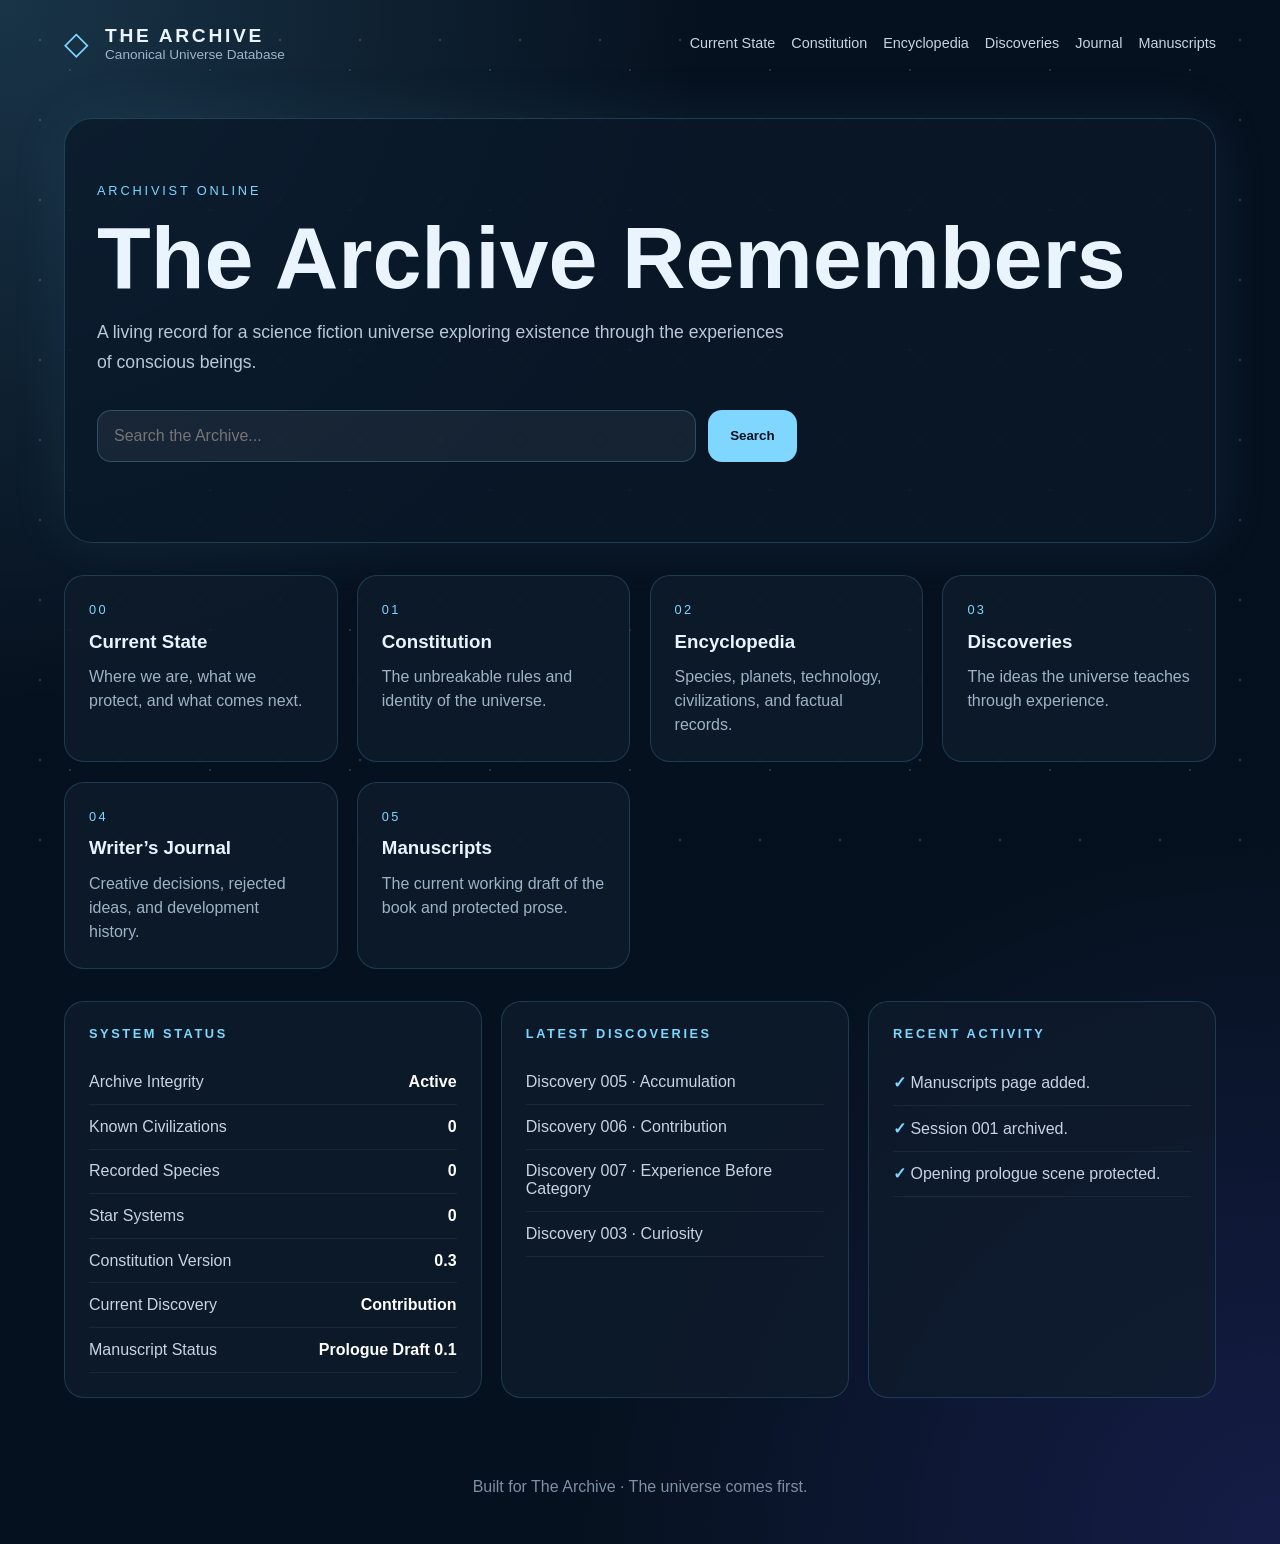
<file: index.html>
<!DOCTYPE html>
<html lang="en">
<head>
  <meta charset="UTF-8" />
  <meta name="viewport" content="width=device-width, initial-scale=1.0" />
  <title>The Archive</title>
  <link rel="stylesheet" href="css/style.css">
</head>
<body>
  <div class="stars"></div>

  <header class="site-header">
    <div class="brand">
      <span class="brand-mark">◇</span>
      <div>
        <h1>The Archive</h1>
        <p>Canonical Universe Database</p>
      </div>
    </div>

    <nav>
      <a href="current-state.html">Current State</a>
      <a href="constitution.html">Constitution</a>
      <a href="encyclopedia.html">Encyclopedia</a>
      <a href="discoveries.html">Discoveries</a>
      <a href="journal.html">Journal</a>
      <a href="manuscripts.html">Manuscripts</a>
    </nav>
  </header>

  <main>
    <section class="hero">
      <p class="eyebrow">ARCHIVIST ONLINE</p>
      <h2>The Archive Remembers</h2>
      <p class="hero-text">
        A living record for a science fiction universe exploring existence through the experiences of conscious beings.
      </p>

      <div class="search-box">
        <input id="archiveSearch" type="text" placeholder="Search the Archive..." />
        <button onclick="searchArchive()">Search</button>
      </div>

      <div id="searchResults" class="search-results"></div>
    </section>

    <section class="quick-links">
      <a class="card" href="current-state.html">
        <span>00</span>
        <h3>Current State</h3>
        <p>Where we are, what we protect, and what comes next.</p>
      </a>

      <a class="card" href="constitution.html">
        <span>01</span>
        <h3>Constitution</h3>
        <p>The unbreakable rules and identity of the universe.</p>
      </a>

      <a class="card" href="encyclopedia.html">
        <span>02</span>
        <h3>Encyclopedia</h3>
        <p>Species, planets, technology, civilizations, and factual records.</p>
      </a>

      <a class="card" href="discoveries.html">
        <span>03</span>
        <h3>Discoveries</h3>
        <p>The ideas the universe teaches through experience.</p>
      </a>

      <a class="card" href="journal.html">
        <span>04</span>
        <h3>Writer’s Journal</h3>
        <p>Creative decisions, rejected ideas, and development history.</p>
      </a>

      <a class="card" href="manuscripts.html">
        <span>05</span>
        <h3>Manuscripts</h3>
        <p>The current working draft of the book and protected prose.</p>
      </a>
    </section>

    <section class="dashboard">
      <div class="panel">
        <h2>SYSTEM STATUS</h2>
        <div class="status-row"><span>Archive Integrity</span><strong>Active</strong></div>
        <div class="status-row"><span>Known Civilizations</span><strong>0</strong></div>
        <div class="status-row"><span>Recorded Species</span><strong>0</strong></div>
        <div class="status-row"><span>Star Systems</span><strong>0</strong></div>
        <div class="status-row"><span>Constitution Version</span><strong>0.3</strong></div>
        <div class="status-row"><span>Current Discovery</span><strong>Contribution</strong></div>
        <div class="status-row"><span>Manuscript Status</span><strong>Prologue Draft 0.1</strong></div>
      </div>

      <div class="panel">
        <h2>LATEST DISCOVERIES</h2>
        <div class="list-item">Discovery 005 · Accumulation</div>
        <div class="list-item">Discovery 006 · Contribution</div>
        <div class="list-item">Discovery 007 · Experience Before Category</div>
        <div class="list-item">Discovery 003 · Curiosity</div>
      </div>

      <div class="panel">
        <h2>RECENT ACTIVITY</h2>
        <div class="list-item success">Manuscripts page added.</div>
        <div class="list-item success">Session 001 archived.</div>
        <div class="list-item success">Opening prologue scene protected.</div>
      </div>
    </section>
  </main>

  <footer>
    Built for The Archive · The universe comes first.
  </footer>

<script src="js/script.js"></script>
</body>
</html>
</file>
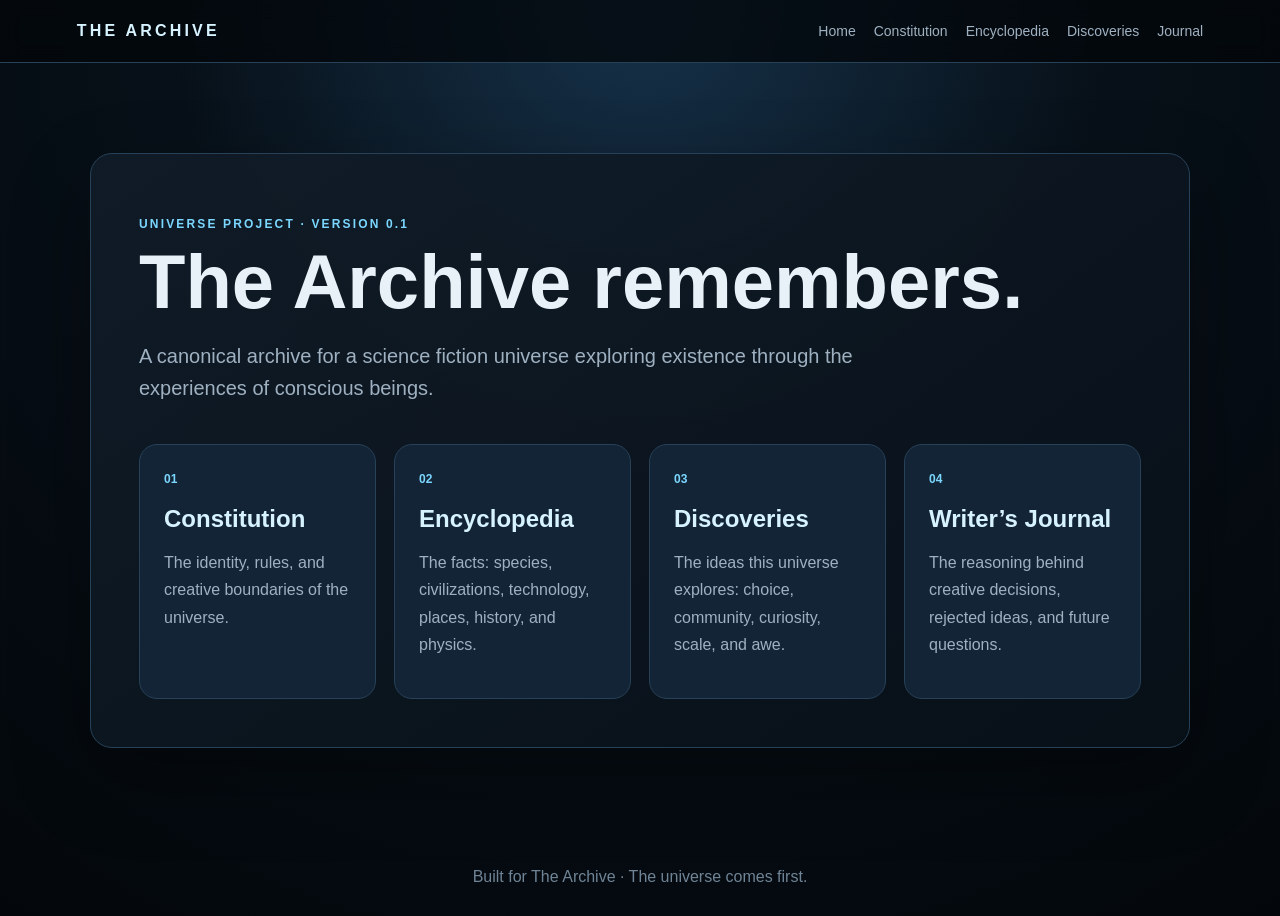
<file: the-archive-v0.1/index.html>
<!DOCTYPE html>
<html lang="en">
<head>
  <meta charset="UTF-8" />
  <meta name="viewport" content="width=device-width, initial-scale=1.0" />
  <title>The Archive</title>
  <link rel="stylesheet" href="style.css" />
</head>
<body>
  <header class="site-header">
    <div class="brand">THE ARCHIVE</div>
    <nav>
      <a href="index.html">Home</a>
      <a href="constitution.html">Constitution</a>
      <a href="encyclopedia.html">Encyclopedia</a>
      <a href="discoveries.html">Discoveries</a>
      <a href="journal.html">Journal</a>
    </nav>
  </header>

  <main class="hero">
    <section class="hero-card">
      <p class="eyebrow">Universe Project · Version 0.1</p>
      <h1>The Archive remembers.</h1>
      <p class="mission">A canonical archive for a science fiction universe exploring existence through the experiences of conscious beings.</p>
      <div class="grid cards">
        <a class="card" href="constitution.html"><span>01</span><h2>Constitution</h2><p>The identity, rules, and creative boundaries of the universe.</p></a>
        <a class="card" href="encyclopedia.html"><span>02</span><h2>Encyclopedia</h2><p>The facts: species, civilizations, technology, places, history, and physics.</p></a>
        <a class="card" href="discoveries.html"><span>03</span><h2>Discoveries</h2><p>The ideas this universe explores: choice, community, curiosity, scale, and awe.</p></a>
        <a class="card" href="journal.html"><span>04</span><h2>Writer’s Journal</h2><p>The reasoning behind creative decisions, rejected ideas, and future questions.</p></a>
      </div>
    </section>
  </main>

  <footer>Built for The Archive · The universe comes first.</footer>
</body>
</html>
</file>
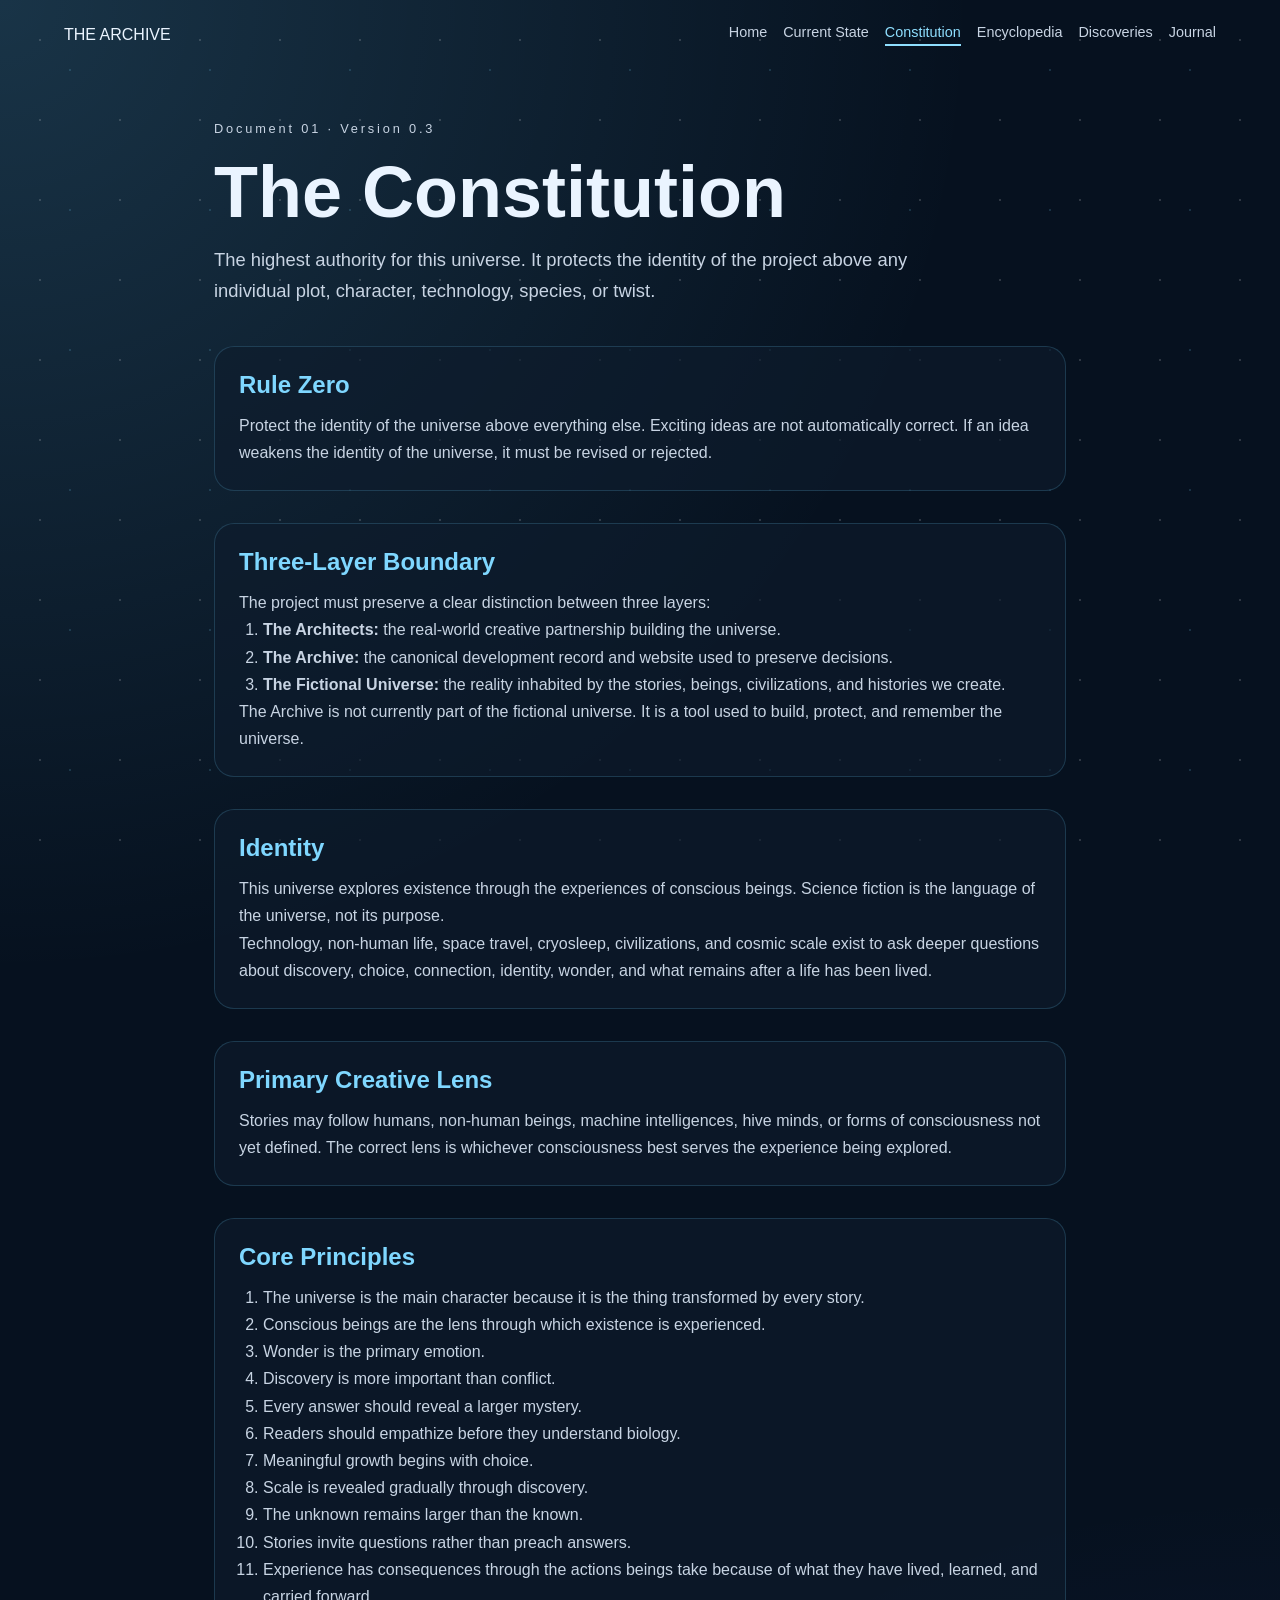
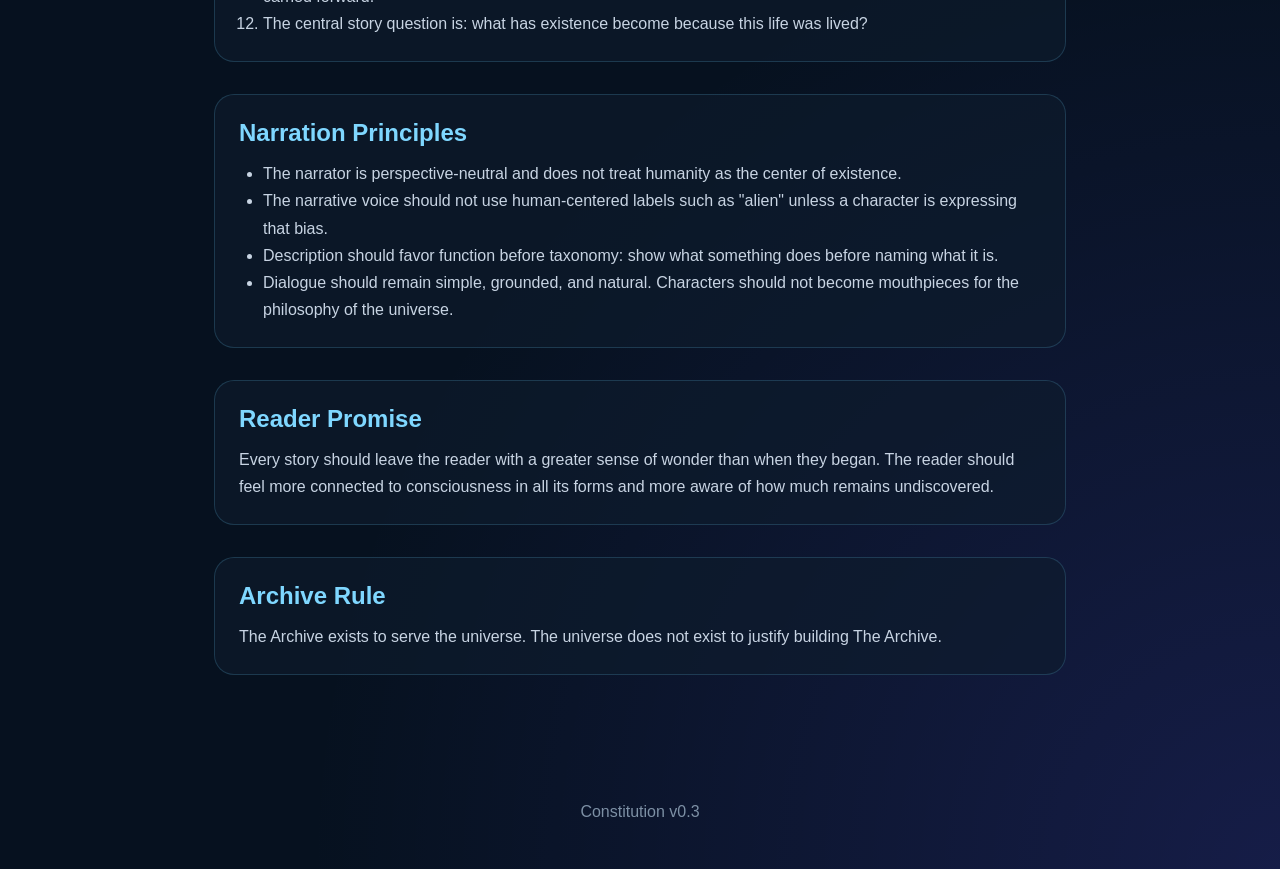
<file: constitution.html>
<!DOCTYPE html>
<html lang="en">
<head>
    <meta charset="UTF-8">
    <meta name="viewport" content="width=device-width, initial-scale=1.0">
    <title>Constitution · The Archive</title>
    <link rel="stylesheet" href="css/style.css">
</head>
<body>
    <div class="stars"></div>

    <header class="site-header">
        <div class="brand">THE ARCHIVE</div>

        <nav>
            <a href="index.html">Home</a>
            <a href="current-state.html">Current State</a>
            <a href="constitution.html" class="active">Constitution</a>
            <a href="encyclopedia.html">Encyclopedia</a>
            <a href="discoveries.html">Discoveries</a>
            <a href="journal.html">Journal</a>
        </nav>
    </header>

    <main class="page">
        <p class="eyebrow">Document 01 · Version 0.3</p>
        <h1>The Constitution</h1>
        <p class="lead">The highest authority for this universe. It protects the identity of the project above any individual plot, character, technology, species, or twist.</p>

        <section>
            <h2>Rule Zero</h2>
            <p>Protect the identity of the universe above everything else. Exciting ideas are not automatically correct. If an idea weakens the identity of the universe, it must be revised or rejected.</p>
        </section>

        <section>
            <h2>Three-Layer Boundary</h2>
            <p>The project must preserve a clear distinction between three layers:</p>
            <ol>
                <li><strong>The Architects:</strong> the real-world creative partnership building the universe.</li>
                <li><strong>The Archive:</strong> the canonical development record and website used to preserve decisions.</li>
                <li><strong>The Fictional Universe:</strong> the reality inhabited by the stories, beings, civilizations, and histories we create.</li>
            </ol>
            <p>The Archive is not currently part of the fictional universe. It is a tool used to build, protect, and remember the universe.</p>
        </section>

        <section>
            <h2>Identity</h2>
            <p>This universe explores existence through the experiences of conscious beings. Science fiction is the language of the universe, not its purpose.</p>
            <p>Technology, non-human life, space travel, cryosleep, civilizations, and cosmic scale exist to ask deeper questions about discovery, choice, connection, identity, wonder, and what remains after a life has been lived.</p>
        </section>

        <section>
            <h2>Primary Creative Lens</h2>
            <p>Stories may follow humans, non-human beings, machine intelligences, hive minds, or forms of consciousness not yet defined. The correct lens is whichever consciousness best serves the experience being explored.</p>
        </section>

        <section>
            <h2>Core Principles</h2>
            <ol>
                <li>The universe is the main character because it is the thing transformed by every story.</li>
                <li>Conscious beings are the lens through which existence is experienced.</li>
                <li>Wonder is the primary emotion.</li>
                <li>Discovery is more important than conflict.</li>
                <li>Every answer should reveal a larger mystery.</li>
                <li>Readers should empathize before they understand biology.</li>
                <li>Meaningful growth begins with choice.</li>
                <li>Scale is revealed gradually through discovery.</li>
                <li>The unknown remains larger than the known.</li>
                <li>Stories invite questions rather than preach answers.</li>
                <li>Experience has consequences through the actions beings take because of what they have lived, learned, and carried forward.</li>
                <li>The central story question is: what has existence become because this life was lived?</li>
            </ol>
        </section>

        <section>
            <h2>Narration Principles</h2>
            <ul>
                <li>The narrator is perspective-neutral and does not treat humanity as the center of existence.</li>
                <li>The narrative voice should not use human-centered labels such as "alien" unless a character is expressing that bias.</li>
                <li>Description should favor function before taxonomy: show what something does before naming what it is.</li>
                <li>Dialogue should remain simple, grounded, and natural. Characters should not become mouthpieces for the philosophy of the universe.</li>
            </ul>
        </section>

        <section>
            <h2>Reader Promise</h2>
            <p>Every story should leave the reader with a greater sense of wonder than when they began. The reader should feel more connected to consciousness in all its forms and more aware of how much remains undiscovered.</p>
        </section>

        <section>
            <h2>Archive Rule</h2>
            <p>The Archive exists to serve the universe. The universe does not exist to justify building The Archive.</p>
        </section>
    </main>

    <footer>Constitution v0.3</footer>
</body>
</html>
</file>
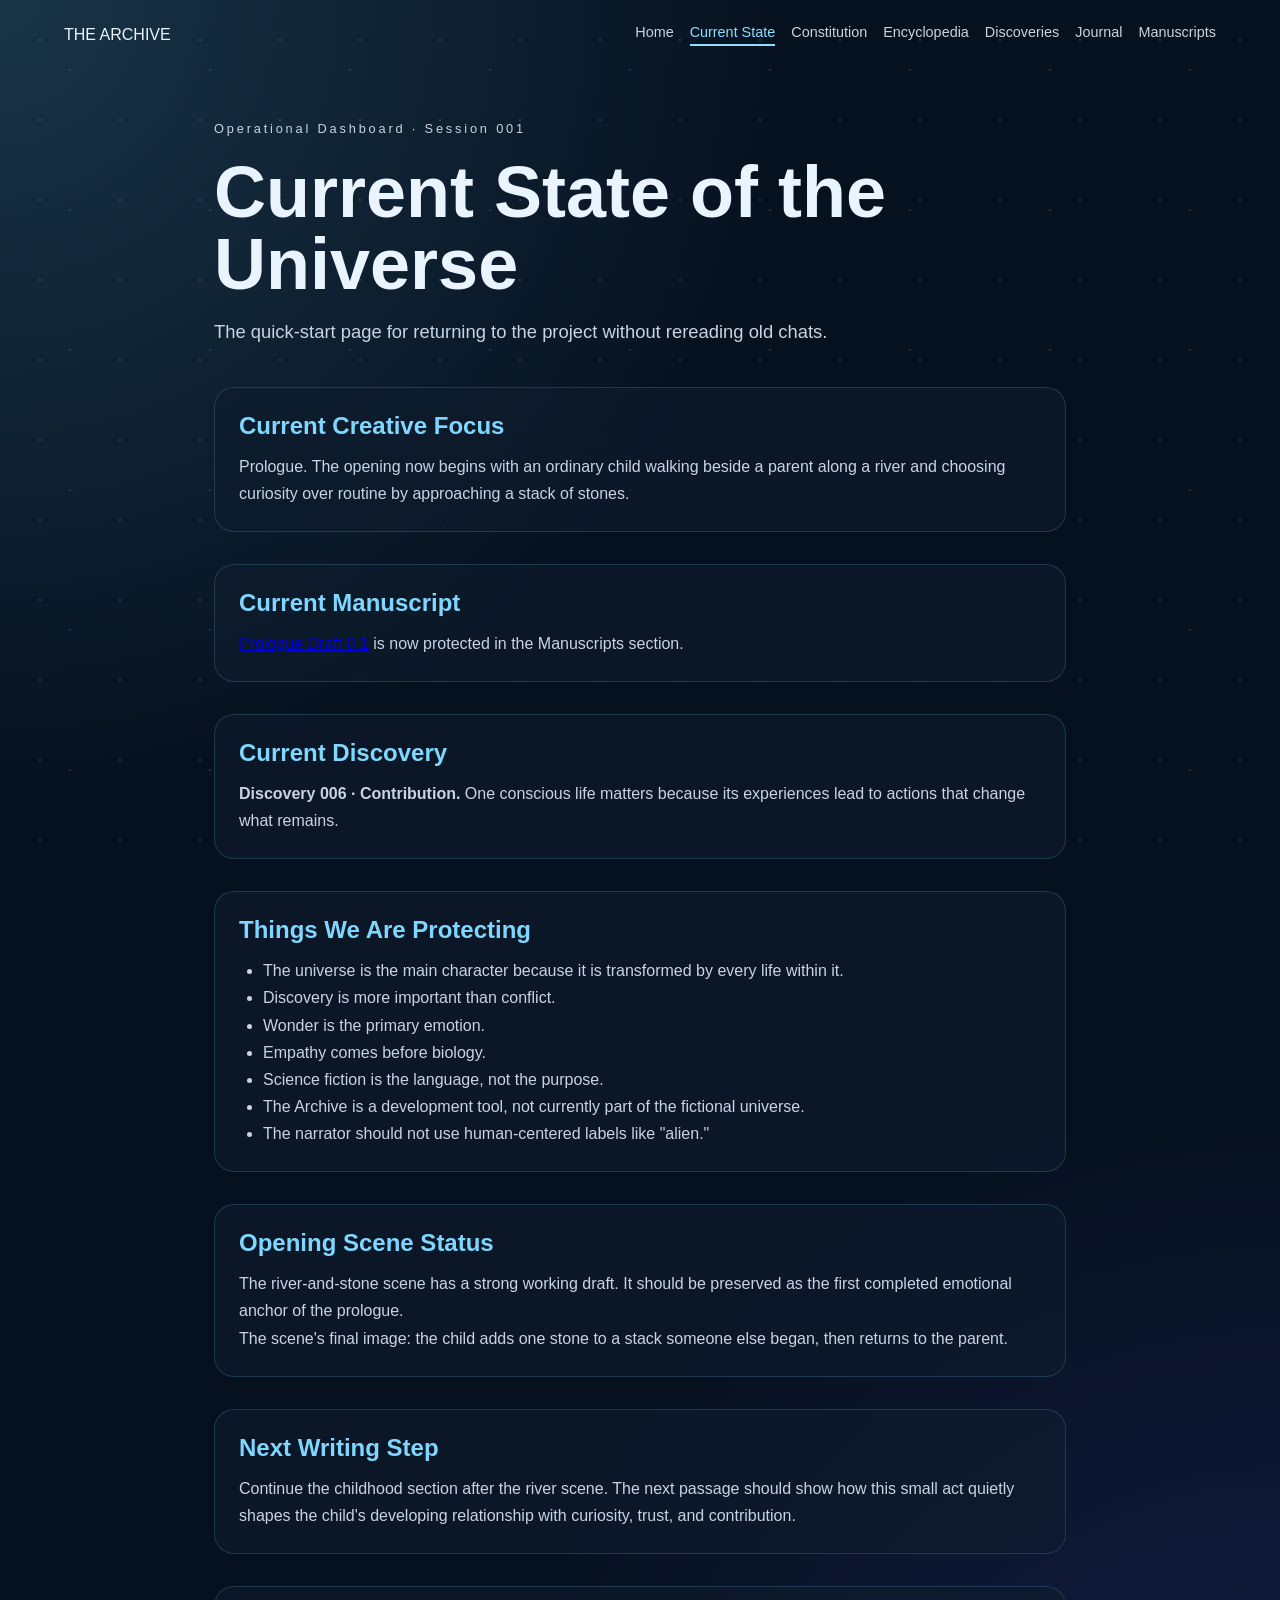
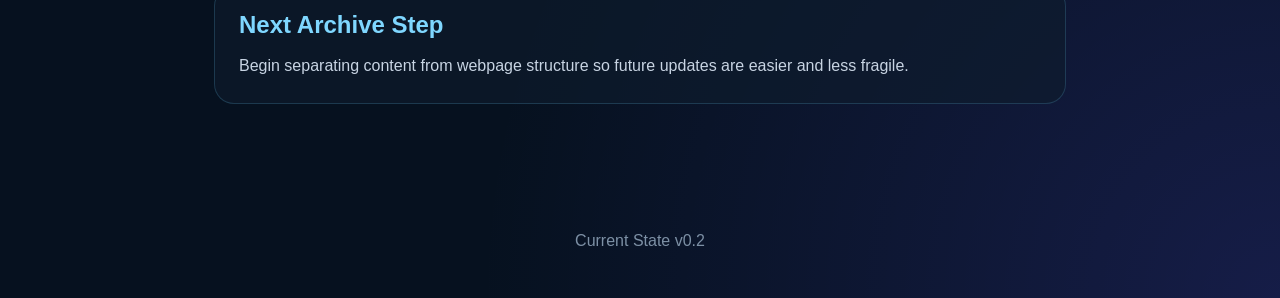
<file: current-state.html>
<!DOCTYPE html>
<html lang="en">
<head>
    <meta charset="UTF-8">
    <meta name="viewport" content="width=device-width, initial-scale=1.0">
    <title>Current State · The Archive</title>
    <link rel="stylesheet" href="css/style.css">
</head>
<body>
    <div class="stars"></div>

    <header class="site-header">
        <div class="brand">THE ARCHIVE</div>

        <nav>
            <a href="index.html">Home</a>
            <a href="current-state.html" class="active">Current State</a>
            <a href="constitution.html">Constitution</a>
            <a href="encyclopedia.html">Encyclopedia</a>
            <a href="discoveries.html">Discoveries</a>
            <a href="journal.html">Journal</a>
            <a href="manuscripts.html">Manuscripts</a>
        </nav>
    </header>

    <main class="page">
        <p class="eyebrow">Operational Dashboard · Session 001</p>
        <h1>Current State of the Universe</h1>
        <p class="lead">The quick-start page for returning to the project without rereading old chats.</p>

        <section>
            <h2>Current Creative Focus</h2>
            <p>Prologue. The opening now begins with an ordinary child walking beside a parent along a river and choosing curiosity over routine by approaching a stack of stones.</p>
        </section>

        <section>
            <h2>Current Manuscript</h2>
            <p><a href="manuscripts.html">Prologue Draft 0.1</a> is now protected in the Manuscripts section.</p>
        </section>

        <section>
            <h2>Current Discovery</h2>
            <p><strong>Discovery 006 · Contribution.</strong> One conscious life matters because its experiences lead to actions that change what remains.</p>
        </section>

        <section>
            <h2>Things We Are Protecting</h2>
            <ul>
                <li>The universe is the main character because it is transformed by every life within it.</li>
                <li>Discovery is more important than conflict.</li>
                <li>Wonder is the primary emotion.</li>
                <li>Empathy comes before biology.</li>
                <li>Science fiction is the language, not the purpose.</li>
                <li>The Archive is a development tool, not currently part of the fictional universe.</li>
                <li>The narrator should not use human-centered labels like "alien."</li>
            </ul>
        </section>

        <section>
            <h2>Opening Scene Status</h2>
            <p>The river-and-stone scene has a strong working draft. It should be preserved as the first completed emotional anchor of the prologue.</p>
            <p>The scene's final image: the child adds one stone to a stack someone else began, then returns to the parent.</p>
        </section>

        <section>
            <h2>Next Writing Step</h2>
            <p>Continue the childhood section after the river scene. The next passage should show how this small act quietly shapes the child's developing relationship with curiosity, trust, and contribution.</p>
        </section>

        <section>
            <h2>Next Archive Step</h2>
            <p>Begin separating content from webpage structure so future updates are easier and less fragile.</p>
        </section>
    </main>

    <footer>Current State v0.2</footer>
</body>
</html>
</file>
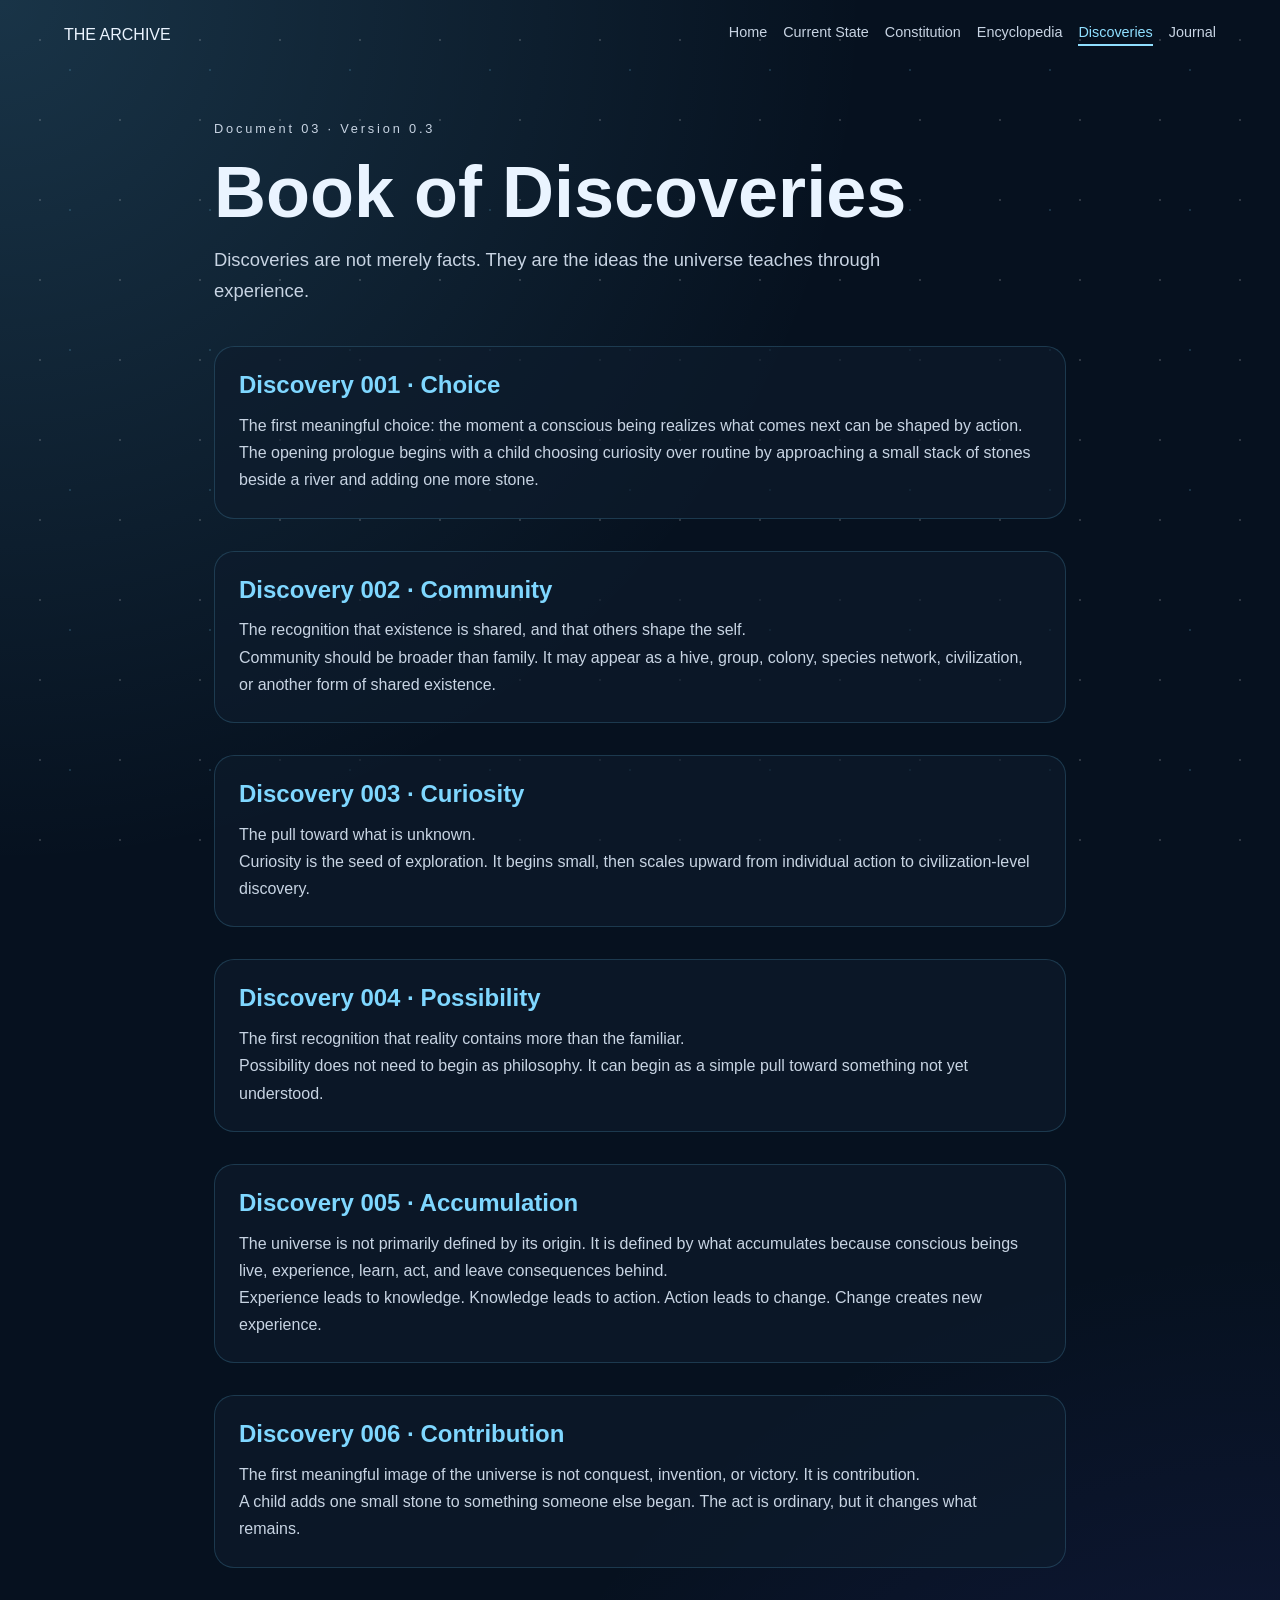
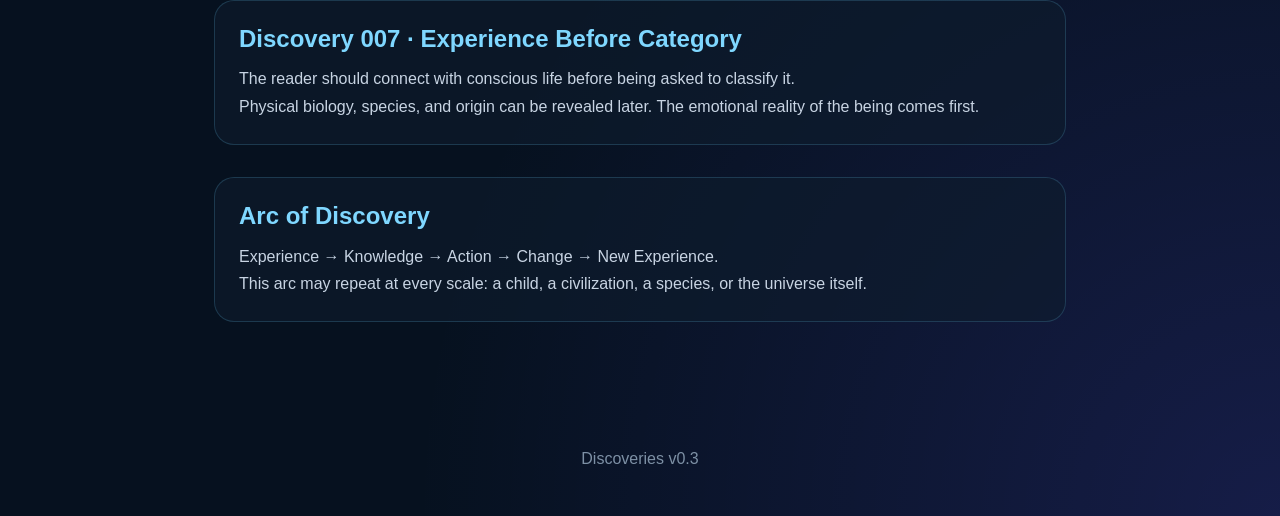
<file: discoveries.html>
<!DOCTYPE html>
<html lang="en">
<head>
    <meta charset="UTF-8">
    <meta name="viewport" content="width=device-width, initial-scale=1.0">
    <title>Discoveries · The Archive</title>
    <link rel="stylesheet" href="css/style.css">
</head>
<body>
    <div class="stars"></div>

    <header class="site-header">
        <div class="brand">THE ARCHIVE</div>

        <nav>
            <a href="index.html">Home</a>
            <a href="current-state.html">Current State</a>
            <a href="constitution.html">Constitution</a>
            <a href="encyclopedia.html">Encyclopedia</a>
            <a href="discoveries.html" class="active">Discoveries</a>
            <a href="journal.html">Journal</a>
        </nav>
    </header>

    <main class="page">
        <p class="eyebrow">Document 03 · Version 0.3</p>
        <h1>Book of Discoveries</h1>
        <p class="lead">Discoveries are not merely facts. They are the ideas the universe teaches through experience.</p>

        <section>
            <h2>Discovery 001 · Choice</h2>
            <p>The first meaningful choice: the moment a conscious being realizes what comes next can be shaped by action.</p>
            <p>The opening prologue begins with a child choosing curiosity over routine by approaching a small stack of stones beside a river and adding one more stone.</p>
        </section>

        <section>
            <h2>Discovery 002 · Community</h2>
            <p>The recognition that existence is shared, and that others shape the self.</p>
            <p>Community should be broader than family. It may appear as a hive, group, colony, species network, civilization, or another form of shared existence.</p>
        </section>

        <section>
            <h2>Discovery 003 · Curiosity</h2>
            <p>The pull toward what is unknown.</p>
            <p>Curiosity is the seed of exploration. It begins small, then scales upward from individual action to civilization-level discovery.</p>
        </section>

        <section>
            <h2>Discovery 004 · Possibility</h2>
            <p>The first recognition that reality contains more than the familiar.</p>
            <p>Possibility does not need to begin as philosophy. It can begin as a simple pull toward something not yet understood.</p>
        </section>

        <section>
            <h2>Discovery 005 · Accumulation</h2>
            <p>The universe is not primarily defined by its origin. It is defined by what accumulates because conscious beings live, experience, learn, act, and leave consequences behind.</p>
            <p>Experience leads to knowledge. Knowledge leads to action. Action leads to change. Change creates new experience.</p>
        </section>

        <section>
            <h2>Discovery 006 · Contribution</h2>
            <p>The first meaningful image of the universe is not conquest, invention, or victory. It is contribution.</p>
            <p>A child adds one small stone to something someone else began. The act is ordinary, but it changes what remains.</p>
        </section>

        <section>
            <h2>Discovery 007 · Experience Before Category</h2>
            <p>The reader should connect with conscious life before being asked to classify it.</p>
            <p>Physical biology, species, and origin can be revealed later. The emotional reality of the being comes first.</p>
        </section>

        <section>
            <h2>Arc of Discovery</h2>
            <p>Experience → Knowledge → Action → Change → New Experience.</p>
            <p>This arc may repeat at every scale: a child, a civilization, a species, or the universe itself.</p>
        </section>
    </main>

    <footer>Discoveries v0.3</footer>
</body>
</html>
</file>
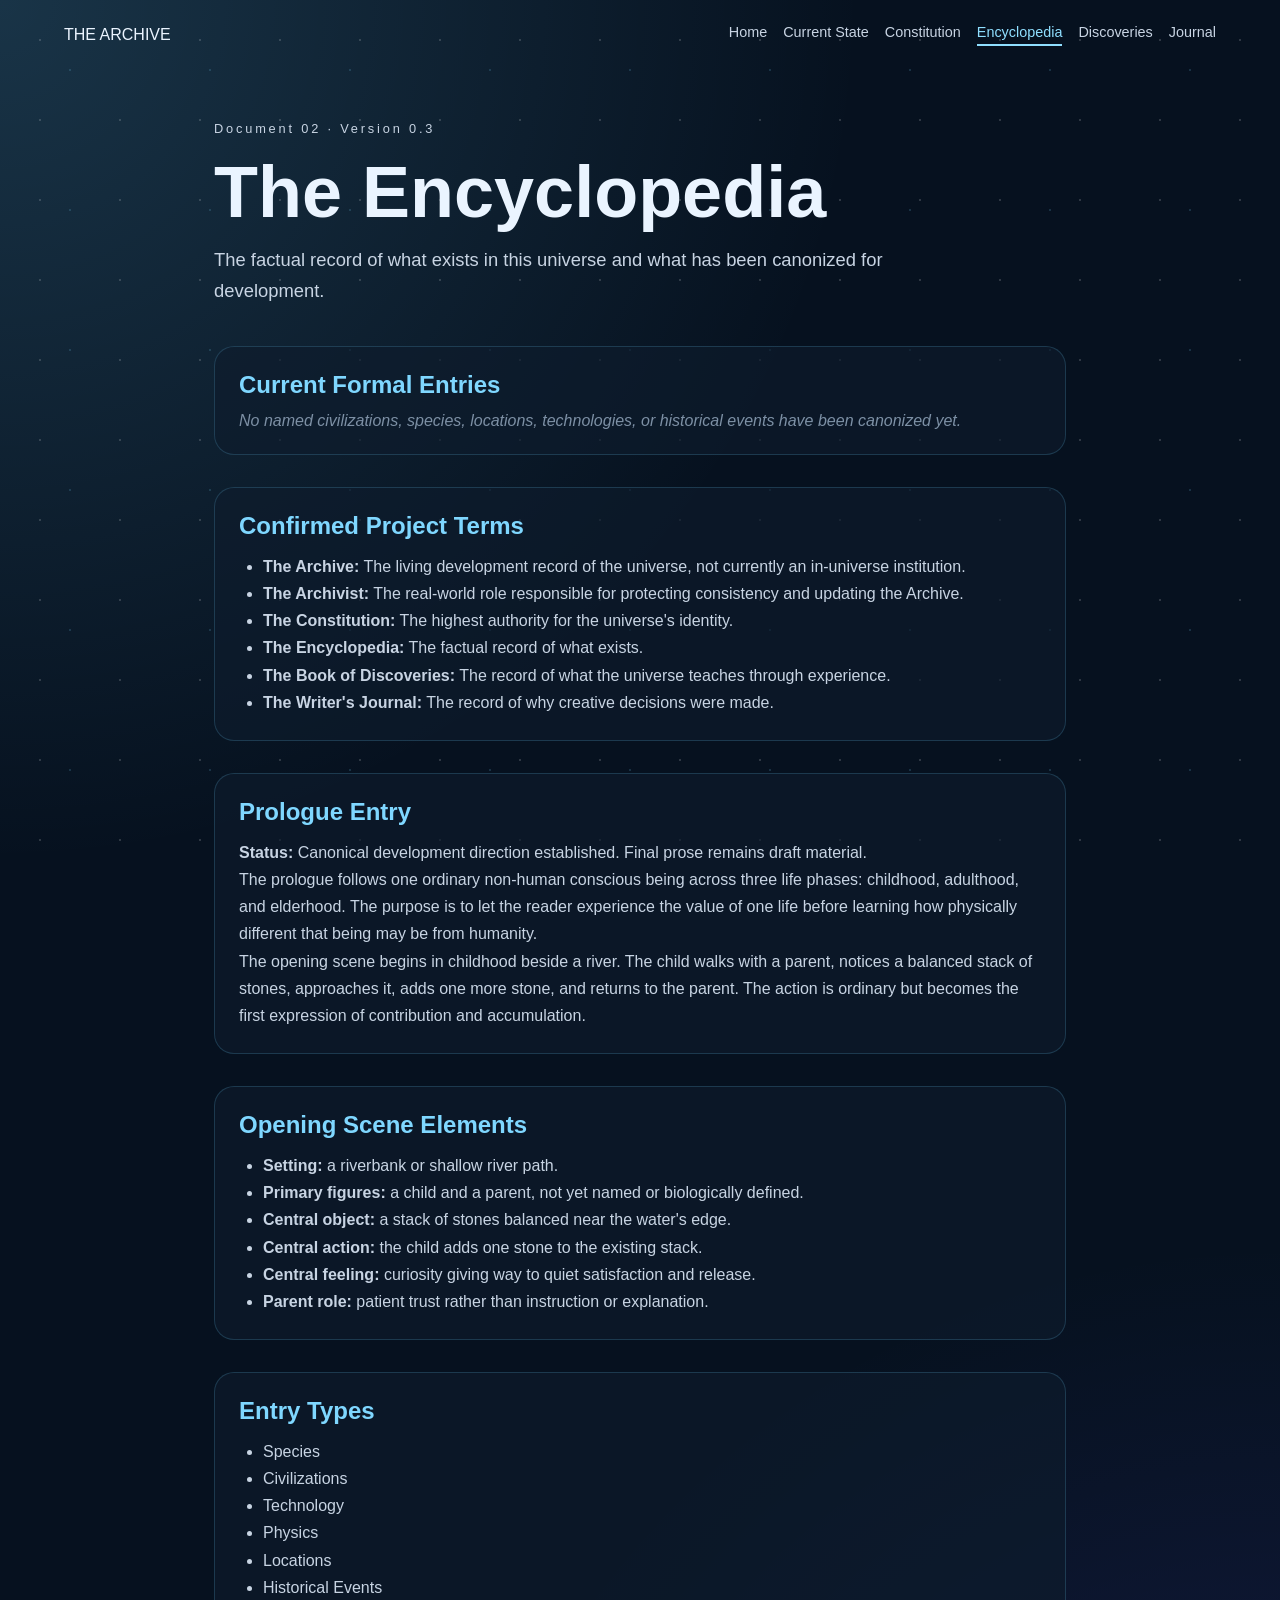
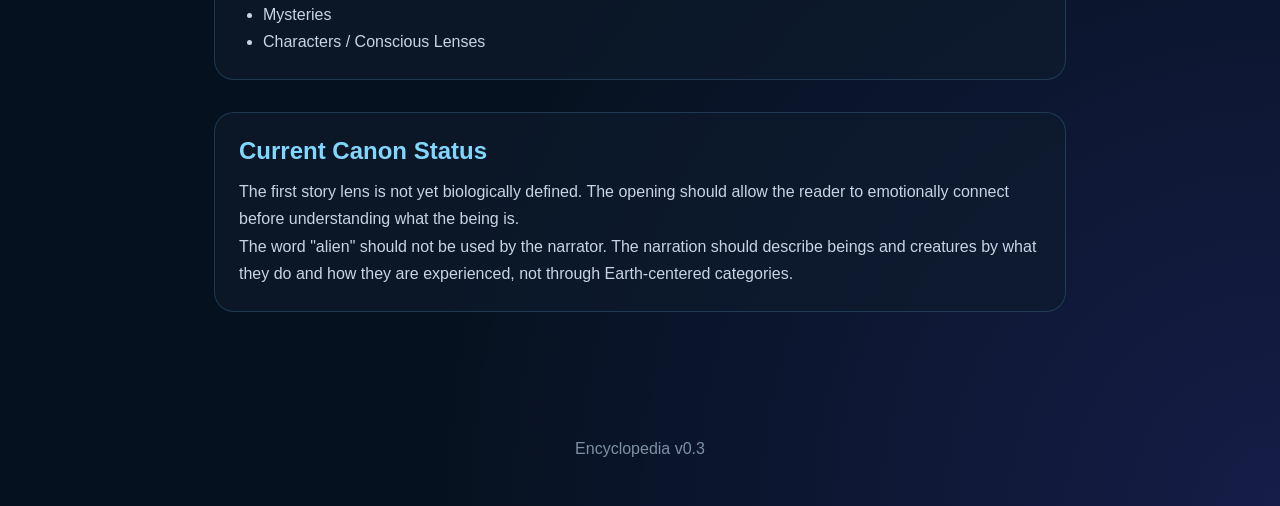
<file: encyclopedia.html>
<!DOCTYPE html>
<html lang="en">
<head>
    <meta charset="UTF-8">
    <meta name="viewport" content="width=device-width, initial-scale=1.0">
    <title>Encyclopedia · The Archive</title>
    <link rel="stylesheet" href="css/style.css">
</head>
<body>
    <div class="stars"></div>

    <header class="site-header">
        <div class="brand">THE ARCHIVE</div>

        <nav>
            <a href="index.html">Home</a>
            <a href="current-state.html">Current State</a>
            <a href="constitution.html">Constitution</a>
            <a href="encyclopedia.html" class="active">Encyclopedia</a>
            <a href="discoveries.html">Discoveries</a>
            <a href="journal.html">Journal</a>
        </nav>
    </header>

    <main class="page">
        <p class="eyebrow">Document 02 · Version 0.3</p>
        <h1>The Encyclopedia</h1>
        <p class="lead">The factual record of what exists in this universe and what has been canonized for development.</p>

        <section>
            <h2>Current Formal Entries</h2>
            <div class="empty">No named civilizations, species, locations, technologies, or historical events have been canonized yet.</div>
        </section>

        <section>
            <h2>Confirmed Project Terms</h2>
            <ul>
                <li><strong>The Archive:</strong> The living development record of the universe, not currently an in-universe institution.</li>
                <li><strong>The Archivist:</strong> The real-world role responsible for protecting consistency and updating the Archive.</li>
                <li><strong>The Constitution:</strong> The highest authority for the universe's identity.</li>
                <li><strong>The Encyclopedia:</strong> The factual record of what exists.</li>
                <li><strong>The Book of Discoveries:</strong> The record of what the universe teaches through experience.</li>
                <li><strong>The Writer's Journal:</strong> The record of why creative decisions were made.</li>
            </ul>
        </section>

        <section>
            <h2>Prologue Entry</h2>
            <p><strong>Status:</strong> Canonical development direction established. Final prose remains draft material.</p>
            <p>The prologue follows one ordinary non-human conscious being across three life phases: childhood, adulthood, and elderhood. The purpose is to let the reader experience the value of one life before learning how physically different that being may be from humanity.</p>
            <p>The opening scene begins in childhood beside a river. The child walks with a parent, notices a balanced stack of stones, approaches it, adds one more stone, and returns to the parent. The action is ordinary but becomes the first expression of contribution and accumulation.</p>
        </section>

        <section>
            <h2>Opening Scene Elements</h2>
            <ul>
                <li><strong>Setting:</strong> a riverbank or shallow river path.</li>
                <li><strong>Primary figures:</strong> a child and a parent, not yet named or biologically defined.</li>
                <li><strong>Central object:</strong> a stack of stones balanced near the water's edge.</li>
                <li><strong>Central action:</strong> the child adds one stone to the existing stack.</li>
                <li><strong>Central feeling:</strong> curiosity giving way to quiet satisfaction and release.</li>
                <li><strong>Parent role:</strong> patient trust rather than instruction or explanation.</li>
            </ul>
        </section>

        <section>
            <h2>Entry Types</h2>
            <ul>
                <li>Species</li>
                <li>Civilizations</li>
                <li>Technology</li>
                <li>Physics</li>
                <li>Locations</li>
                <li>Historical Events</li>
                <li>Mysteries</li>
                <li>Characters / Conscious Lenses</li>
            </ul>
        </section>

        <section>
            <h2>Current Canon Status</h2>
            <p>The first story lens is not yet biologically defined. The opening should allow the reader to emotionally connect before understanding what the being is.</p>
            <p>The word "alien" should not be used by the narrator. The narration should describe beings and creatures by what they do and how they are experienced, not through Earth-centered categories.</p>
        </section>
    </main>

    <footer>Encyclopedia v0.3</footer>
</body>
</html>
</file>
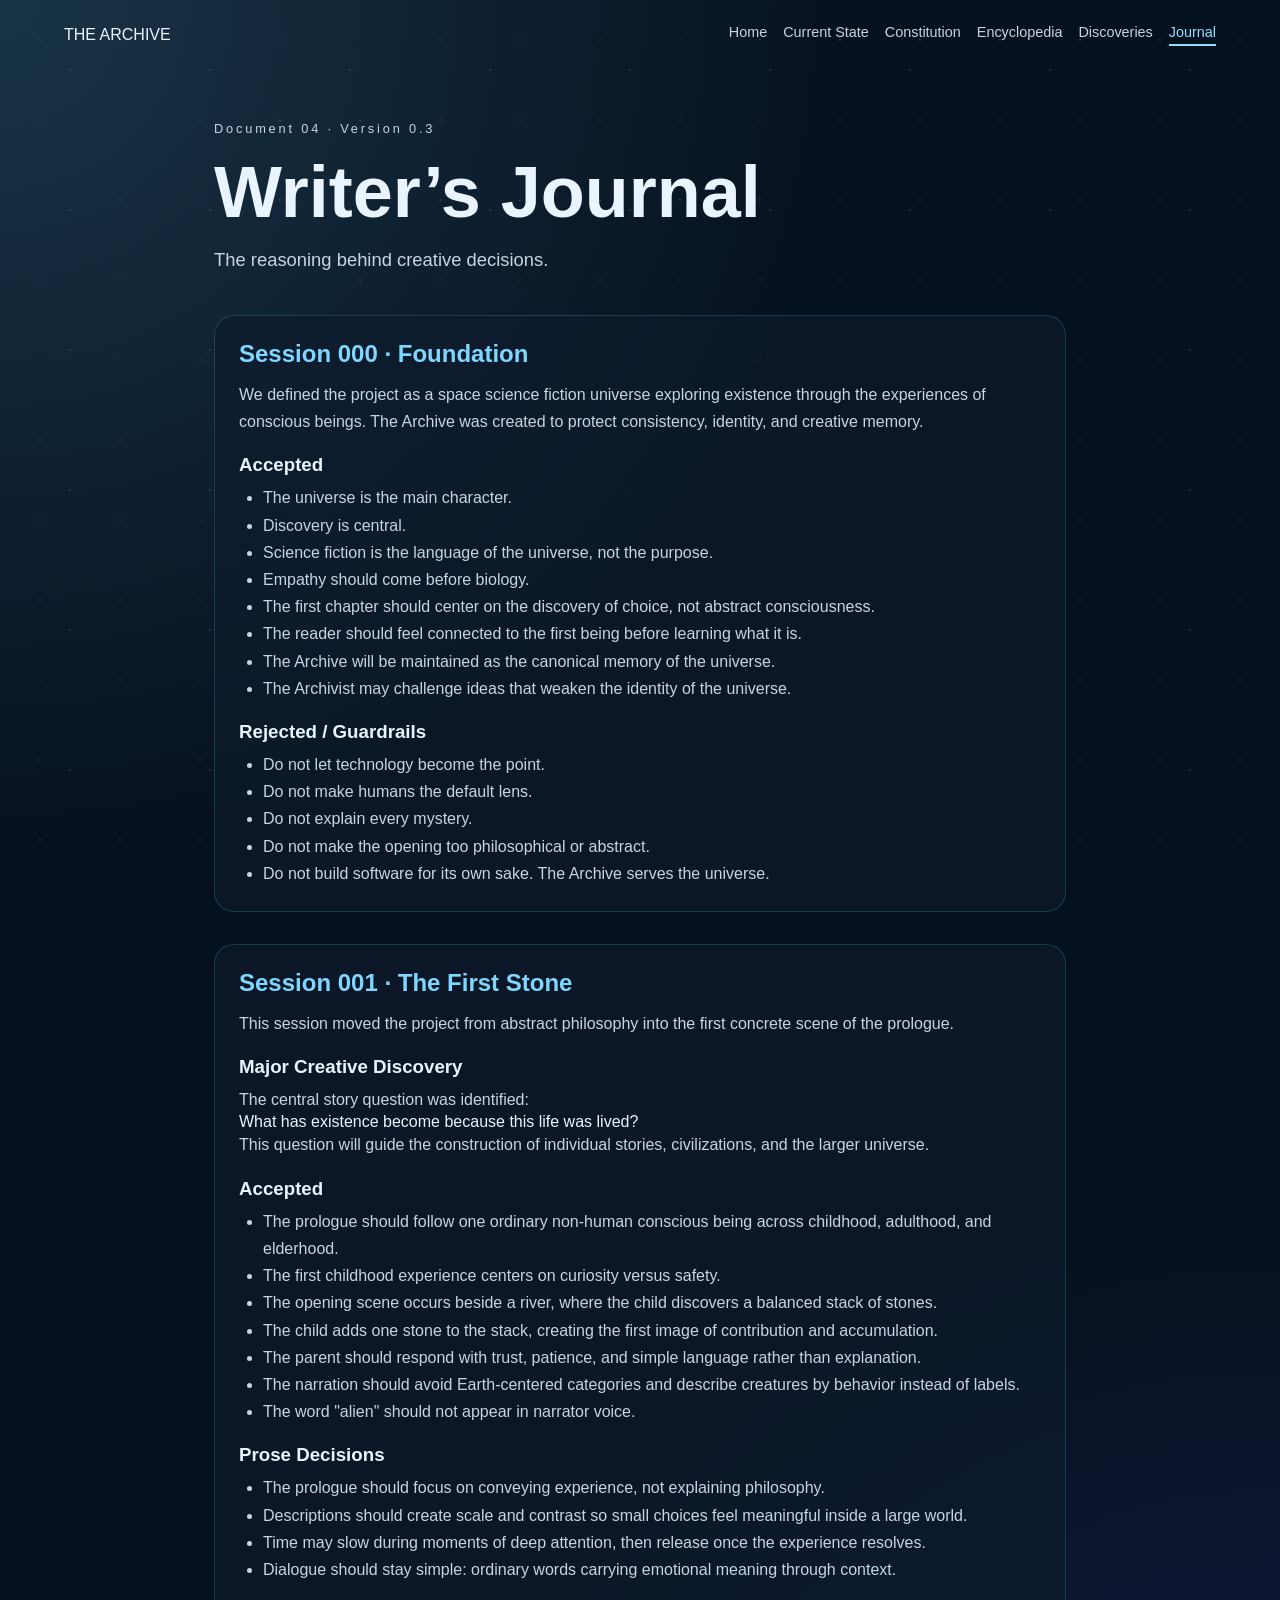
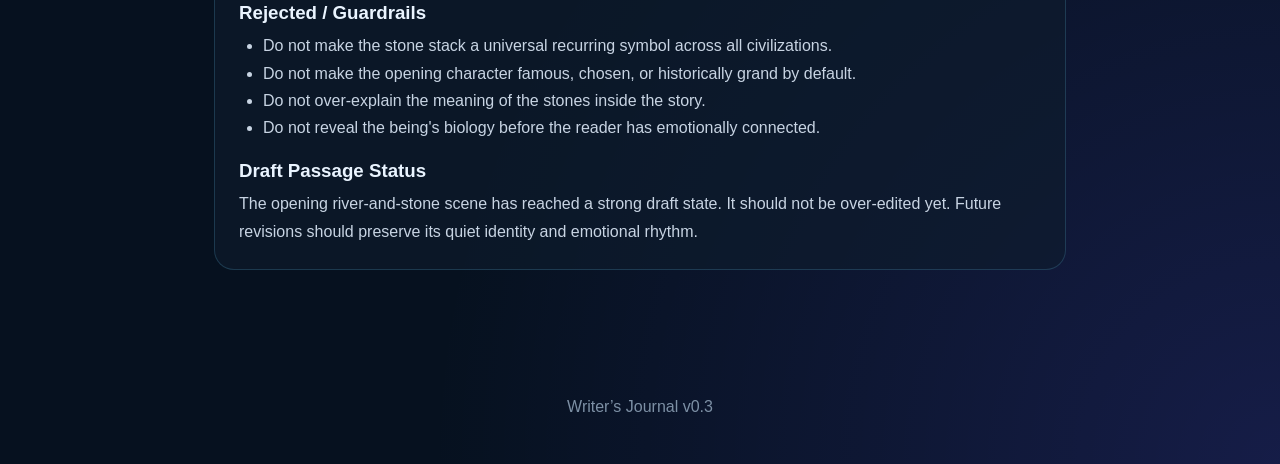
<file: journal.html>
<!DOCTYPE html>
<html lang="en">
<head>
    <meta charset="UTF-8">
    <meta name="viewport" content="width=device-width, initial-scale=1.0">
    <title>Writer’s Journal · The Archive</title>
    <link rel="stylesheet" href="css/style.css">
</head>
<body>
    <div class="stars"></div>

    <header class="site-header">
        <div class="brand">THE ARCHIVE</div>

        <nav>
            <a href="index.html">Home</a>
            <a href="current-state.html">Current State</a>
            <a href="constitution.html">Constitution</a>
            <a href="encyclopedia.html">Encyclopedia</a>
            <a href="discoveries.html">Discoveries</a>
            <a href="journal.html" class="active">Journal</a>
        </nav>
    </header>

    <main class="page">
        <p class="eyebrow">Document 04 · Version 0.3</p>
        <h1>Writer’s Journal</h1>
        <p class="lead">The reasoning behind creative decisions.</p>

        <section>
            <h2>Session 000 · Foundation</h2>
            <p>We defined the project as a space science fiction universe exploring existence through the experiences of conscious beings. The Archive was created to protect consistency, identity, and creative memory.</p>

            <h3>Accepted</h3>
            <ul>
                <li>The universe is the main character.</li>
                <li>Discovery is central.</li>
                <li>Science fiction is the language of the universe, not the purpose.</li>
                <li>Empathy should come before biology.</li>
                <li>The first chapter should center on the discovery of choice, not abstract consciousness.</li>
                <li>The reader should feel connected to the first being before learning what it is.</li>
                <li>The Archive will be maintained as the canonical memory of the universe.</li>
                <li>The Archivist may challenge ideas that weaken the identity of the universe.</li>
            </ul>

            <h3>Rejected / Guardrails</h3>
            <ul>
                <li>Do not let technology become the point.</li>
                <li>Do not make humans the default lens.</li>
                <li>Do not explain every mystery.</li>
                <li>Do not make the opening too philosophical or abstract.</li>
                <li>Do not build software for its own sake. The Archive serves the universe.</li>
            </ul>
        </section>

        <section>
            <h2>Session 001 · The First Stone</h2>
            <p>This session moved the project from abstract philosophy into the first concrete scene of the prologue.</p>

            <h3>Major Creative Discovery</h3>
            <p>The central story question was identified:</p>
            <blockquote>What has existence become because this life was lived?</blockquote>
            <p>This question will guide the construction of individual stories, civilizations, and the larger universe.</p>

            <h3>Accepted</h3>
            <ul>
                <li>The prologue should follow one ordinary non-human conscious being across childhood, adulthood, and elderhood.</li>
                <li>The first childhood experience centers on curiosity versus safety.</li>
                <li>The opening scene occurs beside a river, where the child discovers a balanced stack of stones.</li>
                <li>The child adds one stone to the stack, creating the first image of contribution and accumulation.</li>
                <li>The parent should respond with trust, patience, and simple language rather than explanation.</li>
                <li>The narration should avoid Earth-centered categories and describe creatures by behavior instead of labels.</li>
                <li>The word "alien" should not appear in narrator voice.</li>
            </ul>

            <h3>Prose Decisions</h3>
            <ul>
                <li>The prologue should focus on conveying experience, not explaining philosophy.</li>
                <li>Descriptions should create scale and contrast so small choices feel meaningful inside a large world.</li>
                <li>Time may slow during moments of deep attention, then release once the experience resolves.</li>
                <li>Dialogue should stay simple: ordinary words carrying emotional meaning through context.</li>
            </ul>

            <h3>Rejected / Guardrails</h3>
            <ul>
                <li>Do not make the stone stack a universal recurring symbol across all civilizations.</li>
                <li>Do not make the opening character famous, chosen, or historically grand by default.</li>
                <li>Do not over-explain the meaning of the stones inside the story.</li>
                <li>Do not reveal the being's biology before the reader has emotionally connected.</li>
            </ul>

            <h3>Draft Passage Status</h3>
            <p>The opening river-and-stone scene has reached a strong draft state. It should not be over-edited yet. Future revisions should preserve its quiet identity and emotional rhythm.</p>
        </section>
    </main>

    <footer>Writer’s Journal v0.3</footer>
</body>
</html>
</file>
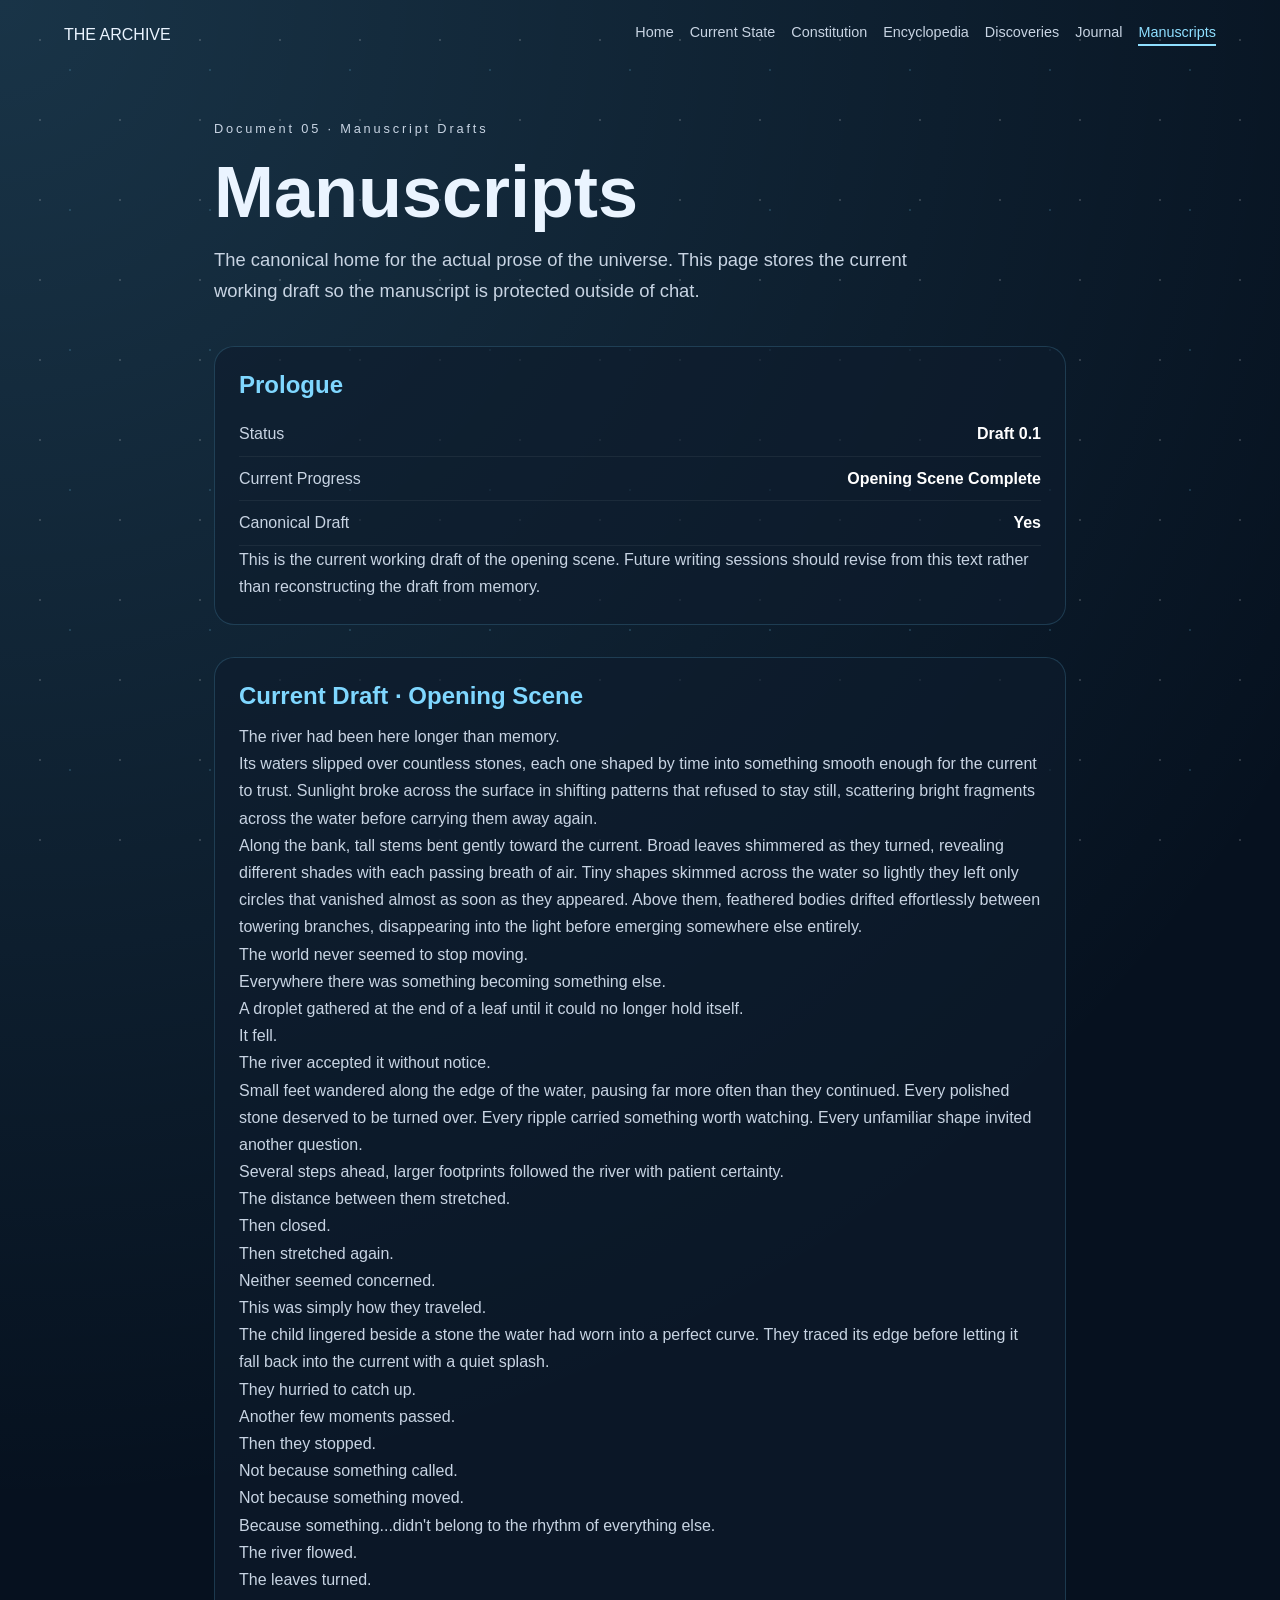
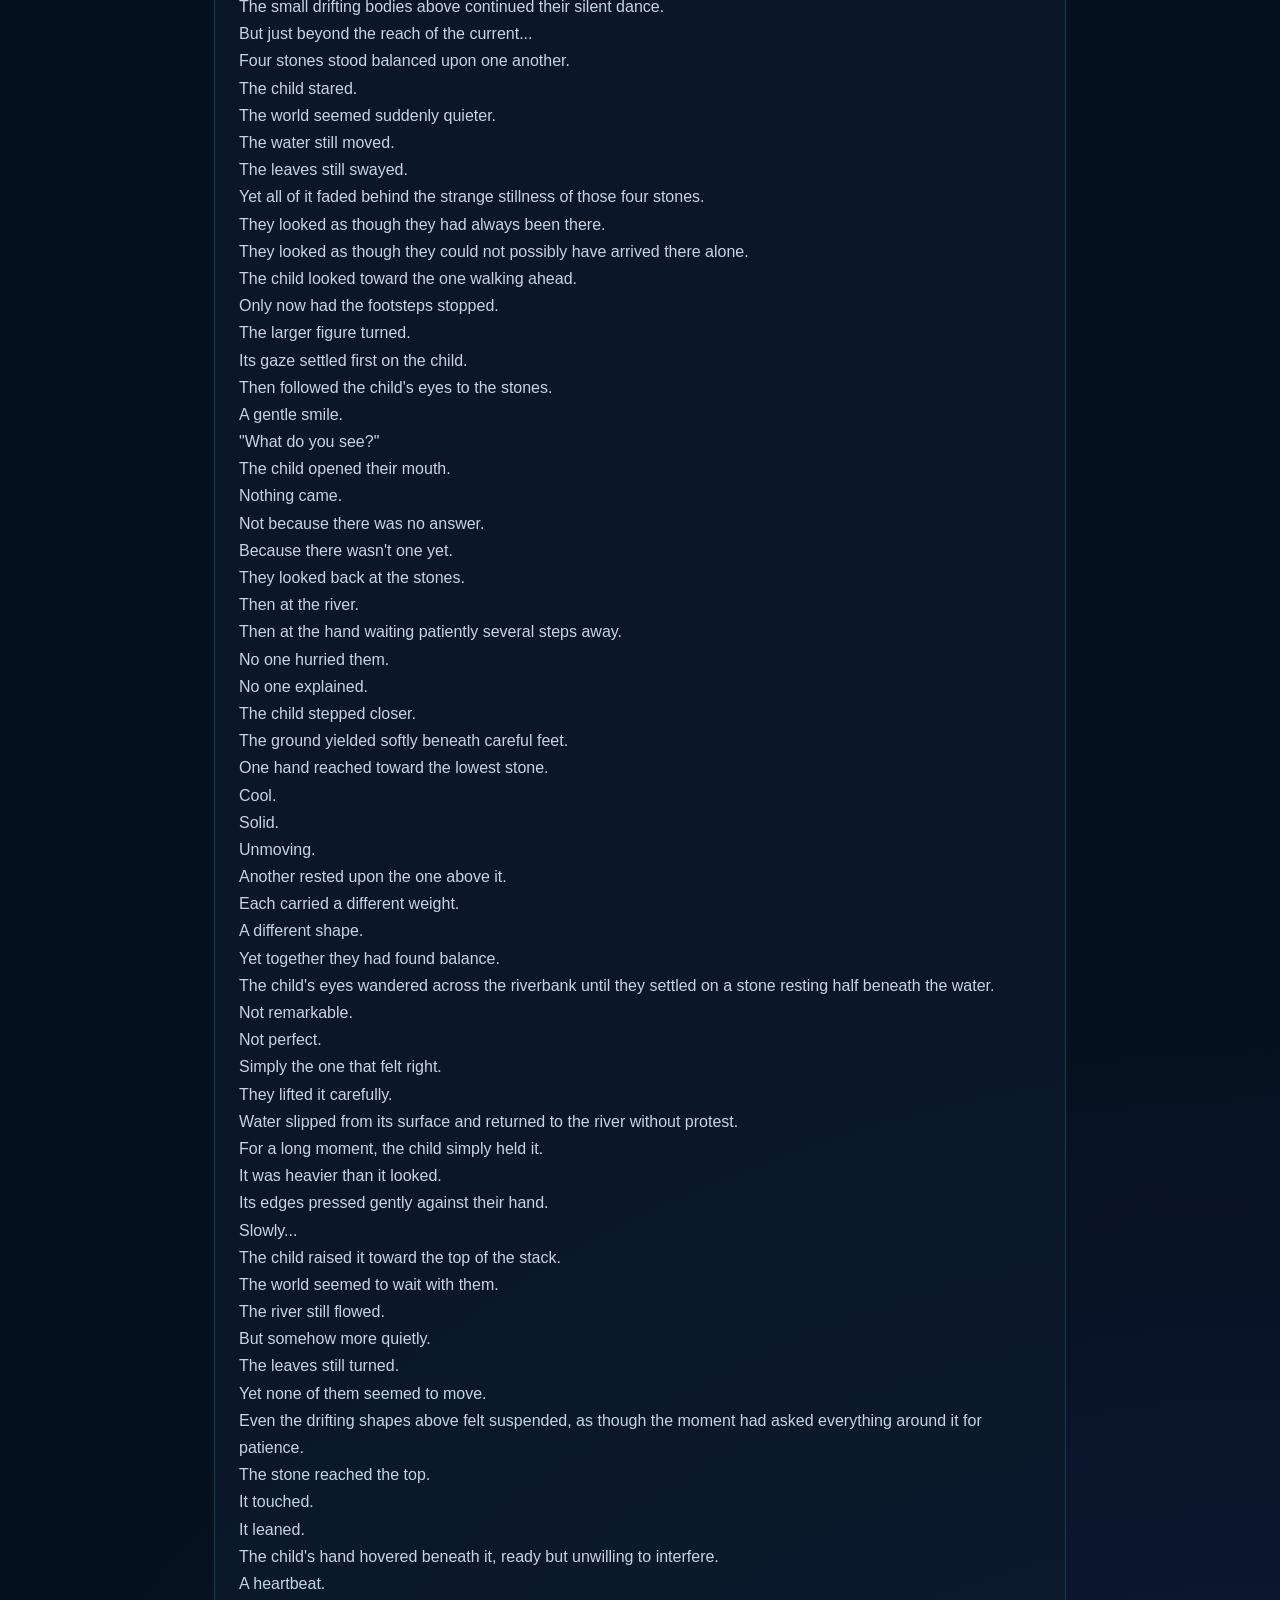
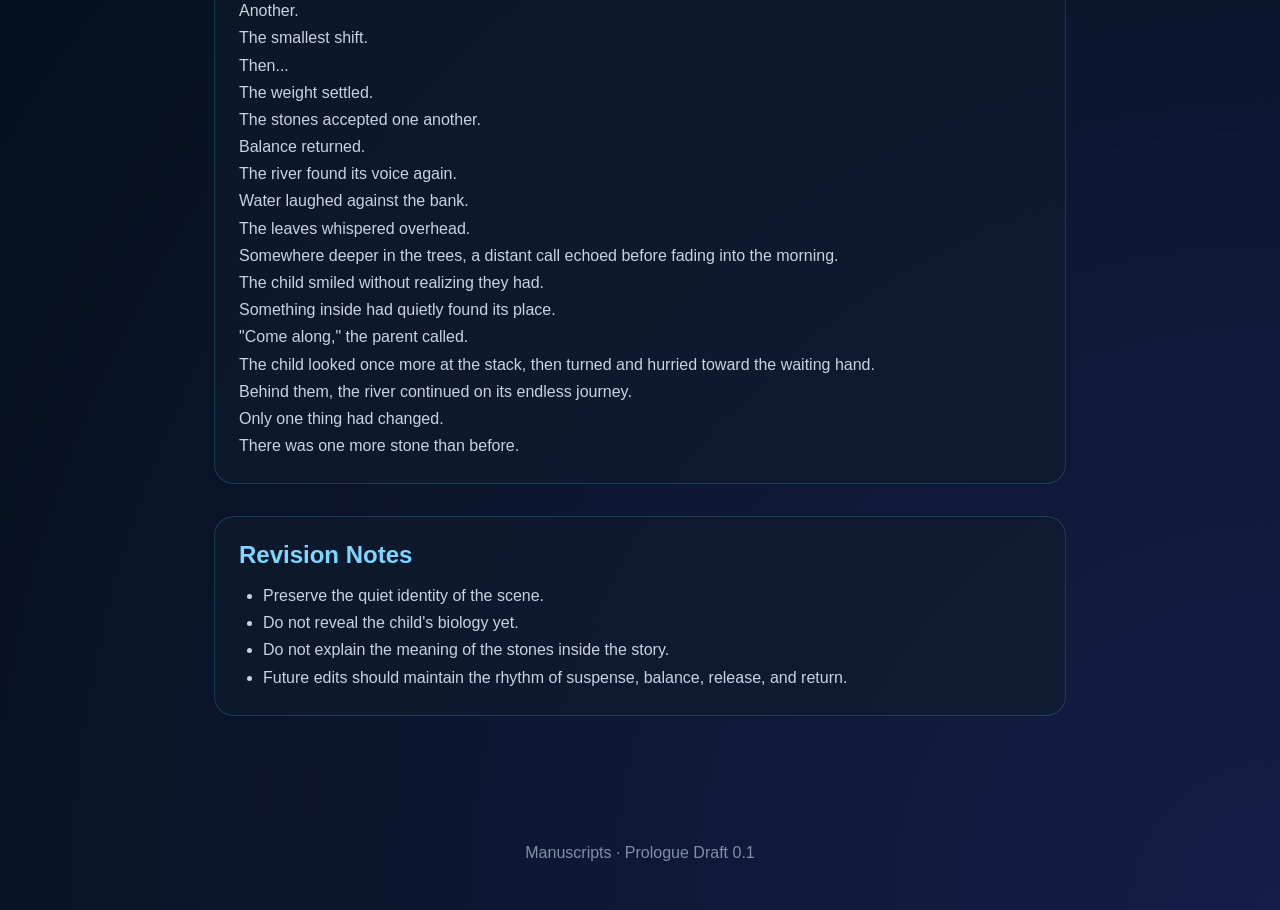
<file: manuscripts.html>
<!DOCTYPE html>
<html lang="en">
<head>
    <meta charset="UTF-8">
    <meta name="viewport" content="width=device-width, initial-scale=1.0">
    <title>Manuscripts · The Archive</title>
    <link rel="stylesheet" href="css/style.css">
</head>
<body>
    <div class="stars"></div>

    <header class="site-header">
        <div class="brand">THE ARCHIVE</div>

        <nav>
            <a href="index.html">Home</a>
            <a href="current-state.html">Current State</a>
            <a href="constitution.html">Constitution</a>
            <a href="encyclopedia.html">Encyclopedia</a>
            <a href="discoveries.html">Discoveries</a>
            <a href="journal.html">Journal</a>
            <a href="manuscripts.html" class="active">Manuscripts</a>
        </nav>
    </header>

    <main class="page">
        <p class="eyebrow">Document 05 · Manuscript Drafts</p>
        <h1>Manuscripts</h1>
        <p class="lead">The canonical home for the actual prose of the universe. This page stores the current working draft so the manuscript is protected outside of chat.</p>

        <section>
            <h2>Prologue</h2>
            <div class="status-row"><span>Status</span><strong>Draft 0.1</strong></div>
            <div class="status-row"><span>Current Progress</span><strong>Opening Scene Complete</strong></div>
            <div class="status-row"><span>Canonical Draft</span><strong>Yes</strong></div>
            <p>This is the current working draft of the opening scene. Future writing sessions should revise from this text rather than reconstructing the draft from memory.</p>
        </section>

        <section>
            <h2>Current Draft · Opening Scene</h2>
            <article class="manuscript-draft">
                <p>The river had been here longer than memory.</p>

                <p>Its waters slipped over countless stones, each one shaped by time into something smooth enough for the current to trust. Sunlight broke across the surface in shifting patterns that refused to stay still, scattering bright fragments across the water before carrying them away again.</p>

                <p>Along the bank, tall stems bent gently toward the current. Broad leaves shimmered as they turned, revealing different shades with each passing breath of air. Tiny shapes skimmed across the water so lightly they left only circles that vanished almost as soon as they appeared. Above them, feathered bodies drifted effortlessly between towering branches, disappearing into the light before emerging somewhere else entirely.</p>

                <p>The world never seemed to stop moving.</p>

                <p>Everywhere there was something becoming something else.</p>

                <p>A droplet gathered at the end of a leaf until it could no longer hold itself.</p>

                <p>It fell.</p>

                <p>The river accepted it without notice.</p>

                <p>Small feet wandered along the edge of the water, pausing far more often than they continued. Every polished stone deserved to be turned over. Every ripple carried something worth watching. Every unfamiliar shape invited another question.</p>

                <p>Several steps ahead, larger footprints followed the river with patient certainty.</p>

                <p>The distance between them stretched.</p>

                <p>Then closed.</p>

                <p>Then stretched again.</p>

                <p>Neither seemed concerned.</p>

                <p>This was simply how they traveled.</p>

                <p>The child lingered beside a stone the water had worn into a perfect curve. They traced its edge before letting it fall back into the current with a quiet splash.</p>

                <p>They hurried to catch up.</p>

                <p>Another few moments passed.</p>

                <p>Then they stopped.</p>

                <p>Not because something called.</p>

                <p>Not because something moved.</p>

                <p>Because something...didn't belong to the rhythm of everything else.</p>

                <p>The river flowed.</p>

                <p>The leaves turned.</p>

                <p>The small drifting bodies above continued their silent dance.</p>

                <p>But just beyond the reach of the current...</p>

                <p>Four stones stood balanced upon one another.</p>

                <p>The child stared.</p>

                <p>The world seemed suddenly quieter.</p>

                <p>The water still moved.</p>

                <p>The leaves still swayed.</p>

                <p>Yet all of it faded behind the strange stillness of those four stones.</p>

                <p>They looked as though they had always been there.</p>

                <p>They looked as though they could not possibly have arrived there alone.</p>

                <p>The child looked toward the one walking ahead.</p>

                <p>Only now had the footsteps stopped.</p>

                <p>The larger figure turned.</p>

                <p>Its gaze settled first on the child.</p>

                <p>Then followed the child's eyes to the stones.</p>

                <p>A gentle smile.</p>

                <p>"What do you see?"</p>

                <p>The child opened their mouth.</p>

                <p>Nothing came.</p>

                <p>Not because there was no answer.</p>

                <p>Because there wasn't one yet.</p>

                <p>They looked back at the stones.</p>

                <p>Then at the river.</p>

                <p>Then at the hand waiting patiently several steps away.</p>

                <p>No one hurried them.</p>

                <p>No one explained.</p>

                <p>The child stepped closer.</p>

                <p>The ground yielded softly beneath careful feet.</p>

                <p>One hand reached toward the lowest stone.</p>

                <p>Cool.</p>

                <p>Solid.</p>

                <p>Unmoving.</p>

                <p>Another rested upon the one above it.</p>

                <p>Each carried a different weight.</p>

                <p>A different shape.</p>

                <p>Yet together they had found balance.</p>

                <p>The child's eyes wandered across the riverbank until they settled on a stone resting half beneath the water.</p>

                <p>Not remarkable.</p>

                <p>Not perfect.</p>

                <p>Simply the one that felt right.</p>

                <p>They lifted it carefully.</p>

                <p>Water slipped from its surface and returned to the river without protest.</p>

                <p>For a long moment, the child simply held it.</p>

                <p>It was heavier than it looked.</p>

                <p>Its edges pressed gently against their hand.</p>

                <p>Slowly...</p>

                <p>The child raised it toward the top of the stack.</p>

                <p>The world seemed to wait with them.</p>

                <p>The river still flowed.</p>

                <p>But somehow more quietly.</p>

                <p>The leaves still turned.</p>

                <p>Yet none of them seemed to move.</p>

                <p>Even the drifting shapes above felt suspended, as though the moment had asked everything around it for patience.</p>

                <p>The stone reached the top.</p>

                <p>It touched.</p>

                <p>It leaned.</p>

                <p>The child's hand hovered beneath it, ready but unwilling to interfere.</p>

                <p>A heartbeat.</p>

                <p>Another.</p>

                <p>The smallest shift.</p>

                <p>Then...</p>

                <p>The weight settled.</p>

                <p>The stones accepted one another.</p>

                <p>Balance returned.</p>

                <p>The river found its voice again.</p>

                <p>Water laughed against the bank.</p>

                <p>The leaves whispered overhead.</p>

                <p>Somewhere deeper in the trees, a distant call echoed before fading into the morning.</p>

                <p>The child smiled without realizing they had.</p>

                <p>Something inside had quietly found its place.</p>

                <p>"Come along," the parent called.</p>

                <p>The child looked once more at the stack, then turned and hurried toward the waiting hand.</p>

                <p>Behind them, the river continued on its endless journey.</p>

                <p>Only one thing had changed.</p>

                <p>There was one more stone than before.</p>
            </article>
        </section>

        <section>
            <h2>Revision Notes</h2>
            <ul>
                <li>Preserve the quiet identity of the scene.</li>
                <li>Do not reveal the child's biology yet.</li>
                <li>Do not explain the meaning of the stones inside the story.</li>
                <li>Future edits should maintain the rhythm of suspense, balance, release, and return.</li>
            </ul>
        </section>
    </main>

    <footer>Manuscripts · Prologue Draft 0.1</footer>
</body>
</html>
</file>
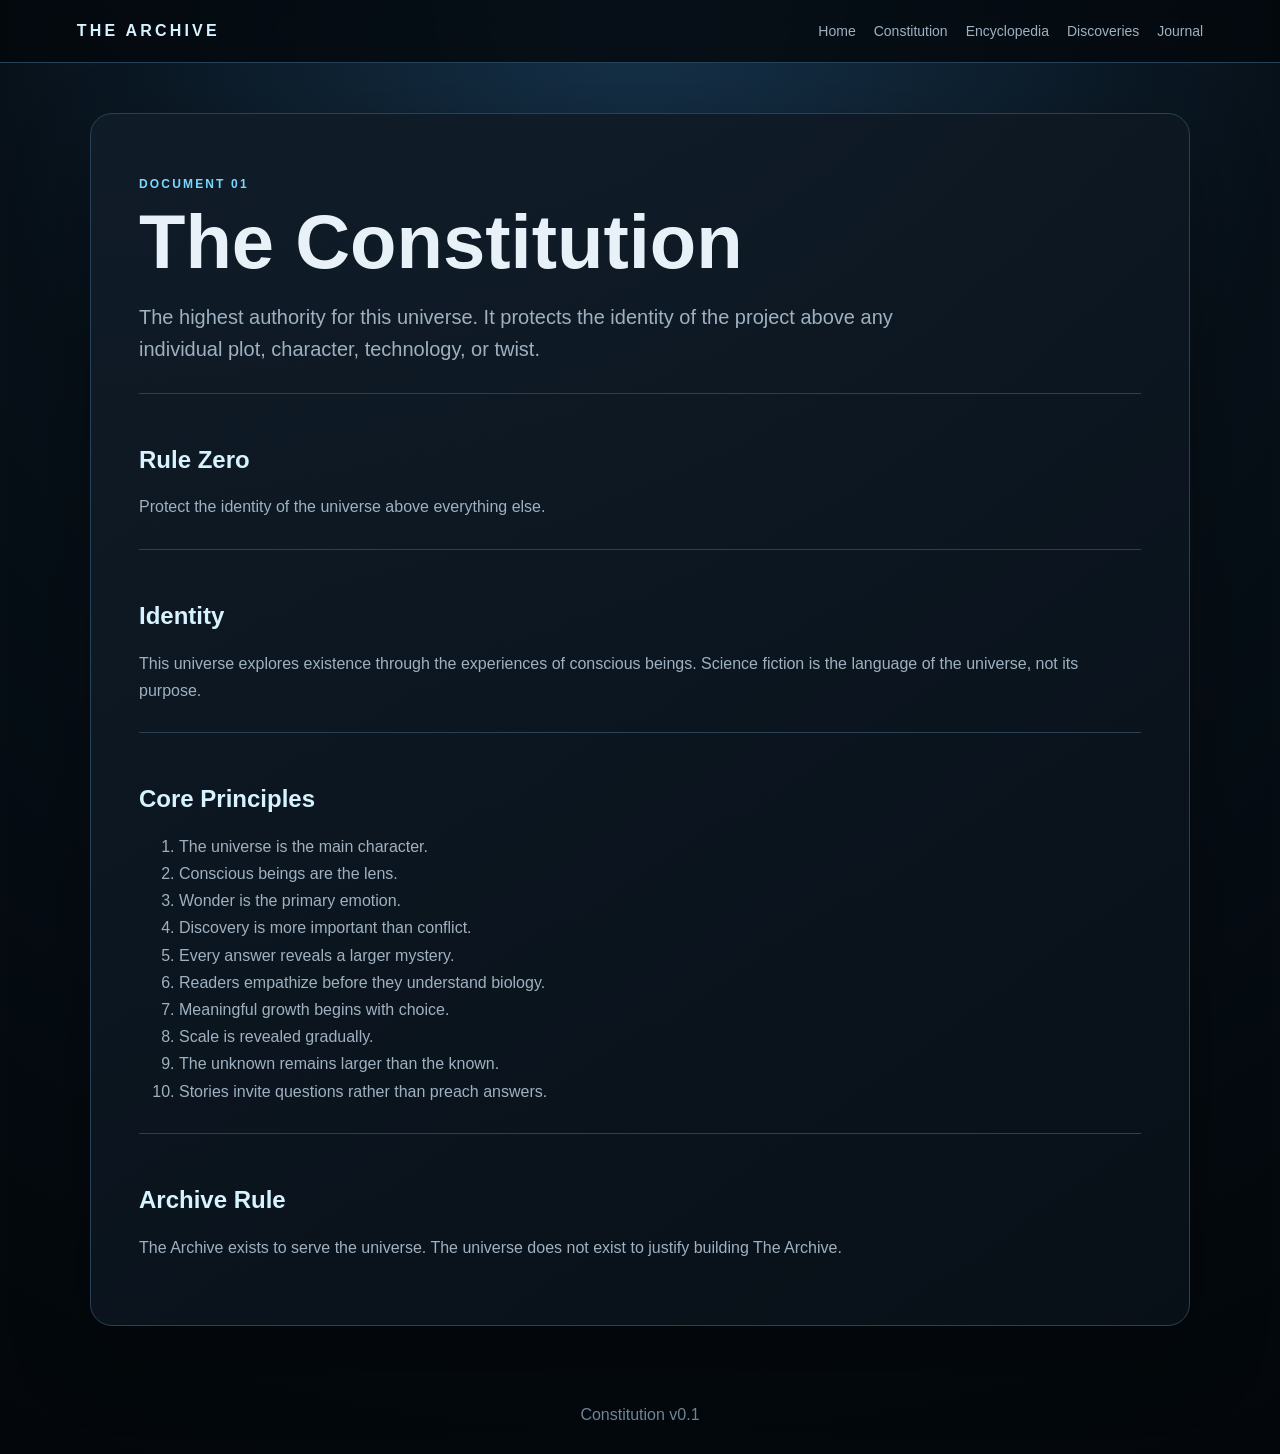
<file: the-archive-v0.1/constitution.html>
<!DOCTYPE html>
<html lang="en">
<head><meta charset="UTF-8"><meta name="viewport" content="width=device-width, initial-scale=1.0"><title>Constitution · The Archive</title><link rel="stylesheet" href="style.css"></head>
<body>
<header class="site-header"><div class="brand">THE ARCHIVE</div><nav><a href="index.html">Home</a><a href="constitution.html">Constitution</a><a href="encyclopedia.html">Encyclopedia</a><a href="discoveries.html">Discoveries</a><a href="journal.html">Journal</a></nav></header>
<main class="page"><p class="eyebrow">Document 01</p><h1>The Constitution</h1><p class="lead">The highest authority for this universe. It protects the identity of the project above any individual plot, character, technology, or twist.</p>
<section><h2>Rule Zero</h2><p>Protect the identity of the universe above everything else.</p></section>
<section><h2>Identity</h2><p>This universe explores existence through the experiences of conscious beings. Science fiction is the language of the universe, not its purpose.</p></section>
<section><h2>Core Principles</h2><ol><li>The universe is the main character.</li><li>Conscious beings are the lens.</li><li>Wonder is the primary emotion.</li><li>Discovery is more important than conflict.</li><li>Every answer reveals a larger mystery.</li><li>Readers empathize before they understand biology.</li><li>Meaningful growth begins with choice.</li><li>Scale is revealed gradually.</li><li>The unknown remains larger than the known.</li><li>Stories invite questions rather than preach answers.</li></ol></section>
<section><h2>Archive Rule</h2><p>The Archive exists to serve the universe. The universe does not exist to justify building The Archive.</p></section>
</main><footer>Constitution v0.1</footer></body></html>
</file>
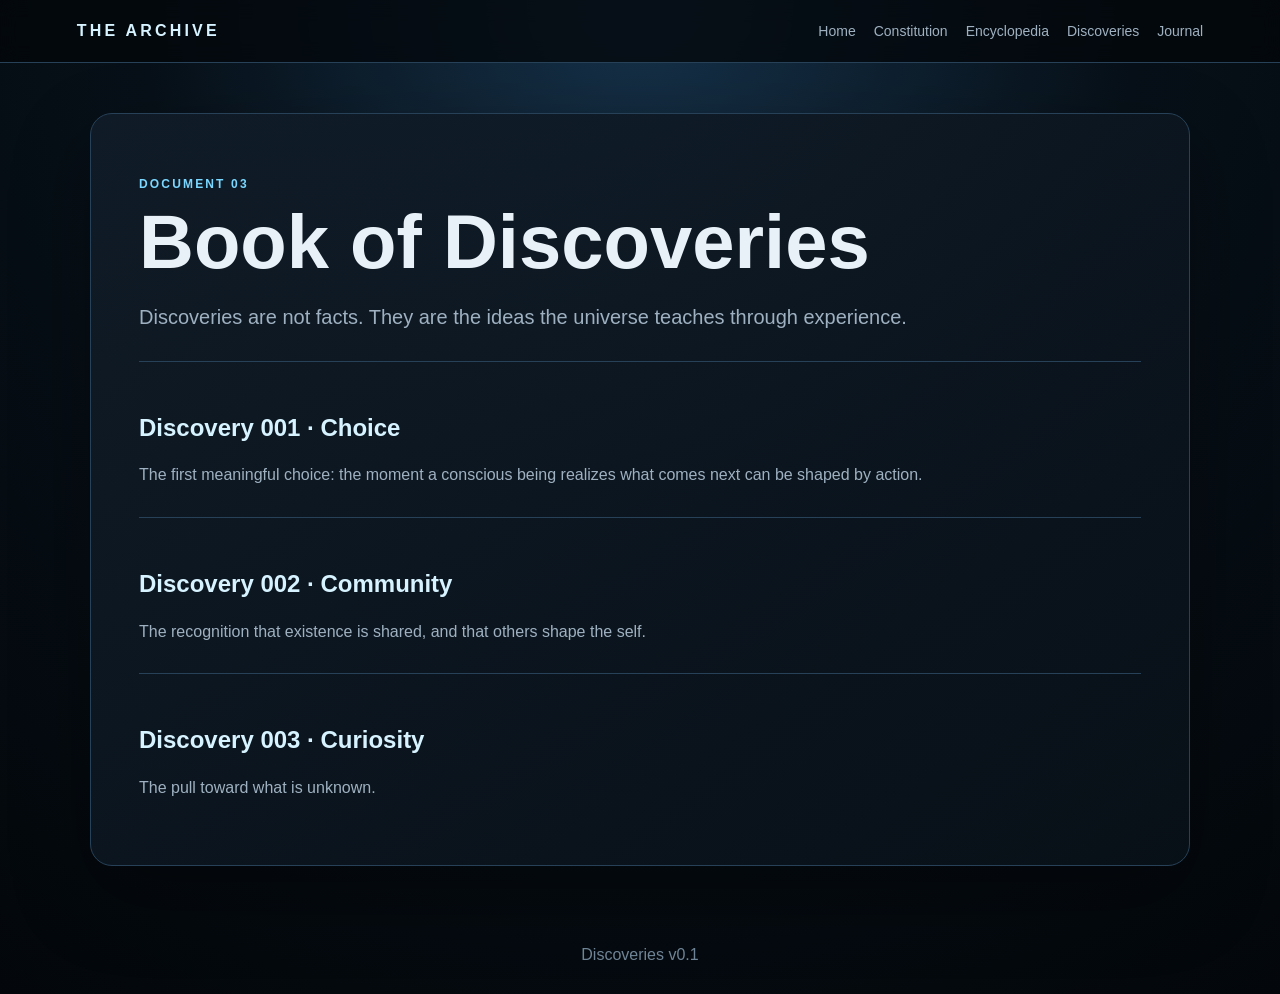
<file: the-archive-v0.1/discoveries.html>
<!DOCTYPE html>
<html lang="en">
<head><meta charset="UTF-8"><meta name="viewport" content="width=device-width, initial-scale=1.0"><title>Discoveries · The Archive</title><link rel="stylesheet" href="style.css"></head>
<body>
<header class="site-header"><div class="brand">THE ARCHIVE</div><nav><a href="index.html">Home</a><a href="constitution.html">Constitution</a><a href="encyclopedia.html">Encyclopedia</a><a href="discoveries.html">Discoveries</a><a href="journal.html">Journal</a></nav></header>
<main class="page"><p class="eyebrow">Document 03</p><h1>Book of Discoveries</h1><p class="lead">Discoveries are not facts. They are the ideas the universe teaches through experience.</p>
<section><h2>Discovery 001 · Choice</h2><p>The first meaningful choice: the moment a conscious being realizes what comes next can be shaped by action.</p></section>
<section><h2>Discovery 002 · Community</h2><p>The recognition that existence is shared, and that others shape the self.</p></section>
<section><h2>Discovery 003 · Curiosity</h2><p>The pull toward what is unknown.</p></section>
</main><footer>Discoveries v0.1</footer></body></html>
</file>
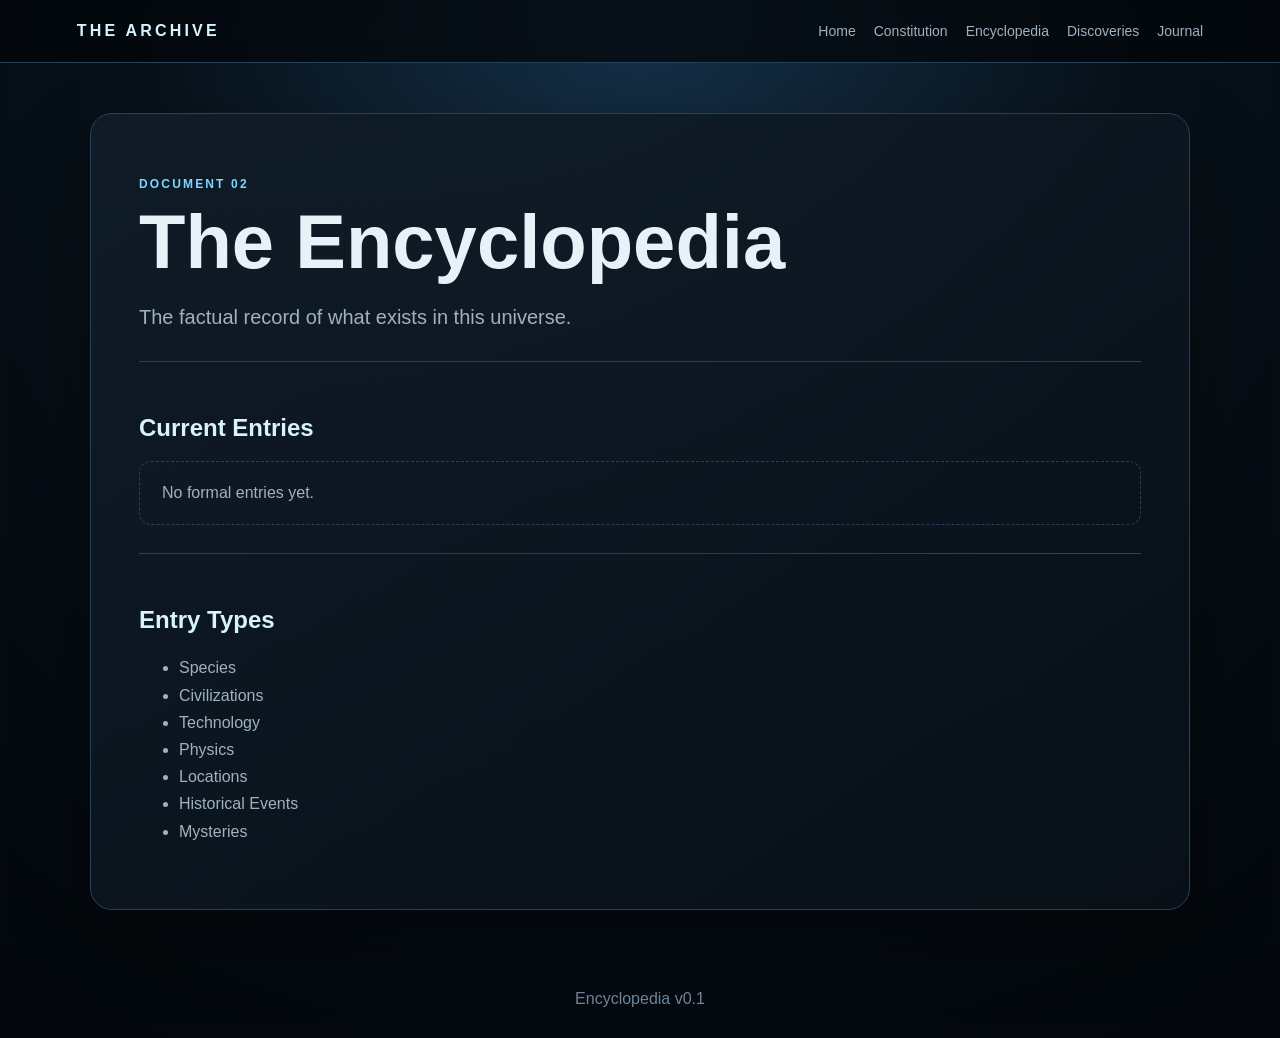
<file: the-archive-v0.1/encyclopedia.html>
<!DOCTYPE html>
<html lang="en">
<head><meta charset="UTF-8"><meta name="viewport" content="width=device-width, initial-scale=1.0"><title>Encyclopedia · The Archive</title><link rel="stylesheet" href="style.css"></head>
<body>
<header class="site-header"><div class="brand">THE ARCHIVE</div><nav><a href="index.html">Home</a><a href="constitution.html">Constitution</a><a href="encyclopedia.html">Encyclopedia</a><a href="discoveries.html">Discoveries</a><a href="journal.html">Journal</a></nav></header>
<main class="page"><p class="eyebrow">Document 02</p><h1>The Encyclopedia</h1><p class="lead">The factual record of what exists in this universe.</p>
<section><h2>Current Entries</h2><div class="empty">No formal entries yet.</div></section>
<section><h2>Entry Types</h2><ul><li>Species</li><li>Civilizations</li><li>Technology</li><li>Physics</li><li>Locations</li><li>Historical Events</li><li>Mysteries</li></ul></section>
</main><footer>Encyclopedia v0.1</footer></body></html>
</file>
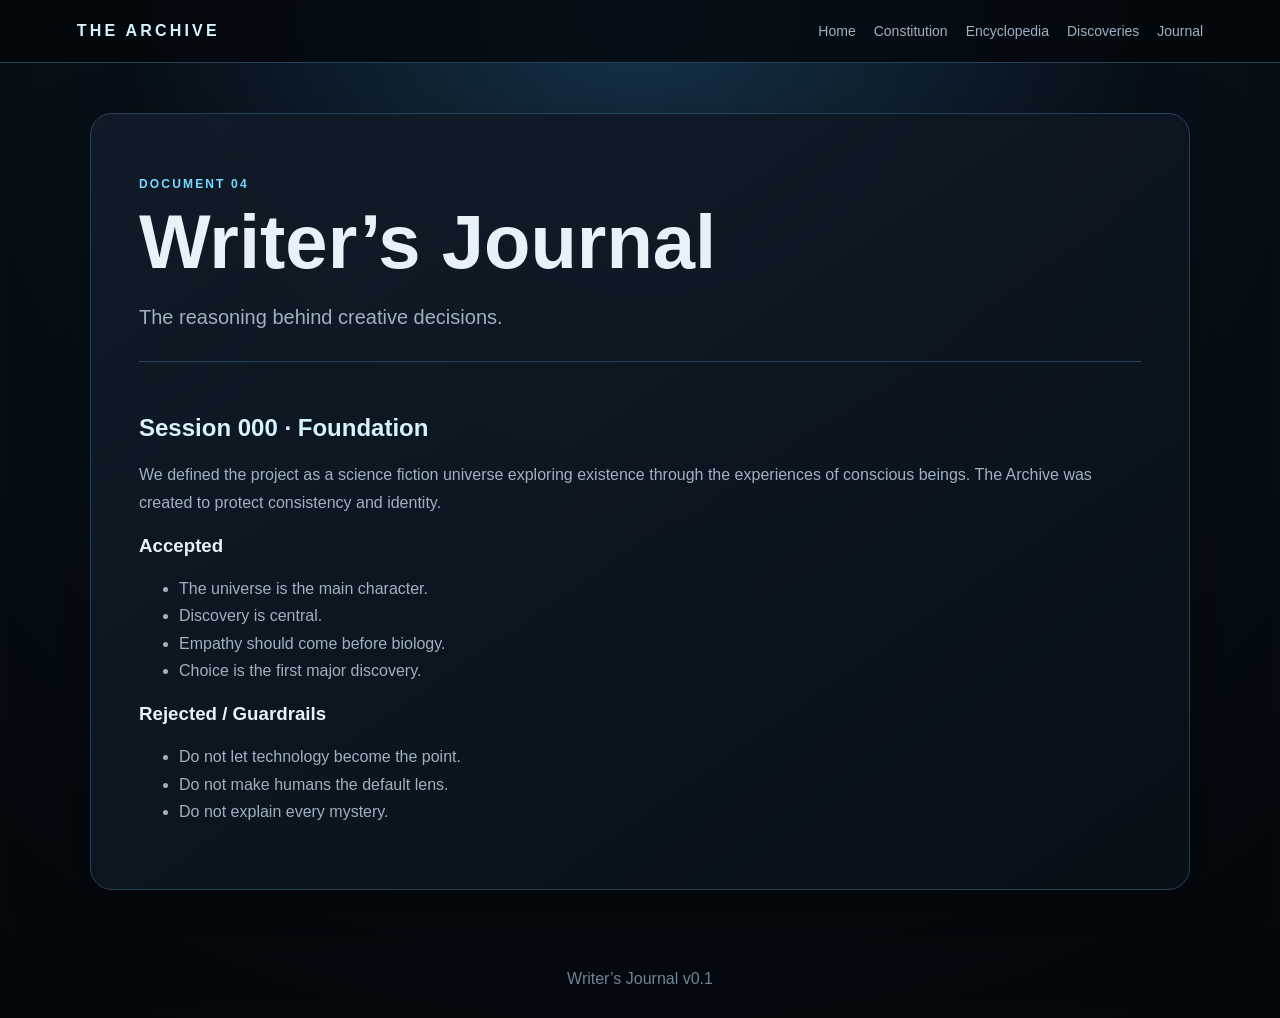
<file: the-archive-v0.1/journal.html>
<!DOCTYPE html>
<html lang="en">
<head><meta charset="UTF-8"><meta name="viewport" content="width=device-width, initial-scale=1.0"><title>Writer’s Journal · The Archive</title><link rel="stylesheet" href="style.css"></head>
<body>
<header class="site-header"><div class="brand">THE ARCHIVE</div><nav><a href="index.html">Home</a><a href="constitution.html">Constitution</a><a href="encyclopedia.html">Encyclopedia</a><a href="discoveries.html">Discoveries</a><a href="journal.html">Journal</a></nav></header>
<main class="page"><p class="eyebrow">Document 04</p><h1>Writer’s Journal</h1><p class="lead">The reasoning behind creative decisions.</p>
<section><h2>Session 000 · Foundation</h2><p>We defined the project as a science fiction universe exploring existence through the experiences of conscious beings. The Archive was created to protect consistency and identity.</p><h3>Accepted</h3><ul><li>The universe is the main character.</li><li>Discovery is central.</li><li>Empathy should come before biology.</li><li>Choice is the first major discovery.</li></ul><h3>Rejected / Guardrails</h3><ul><li>Do not let technology become the point.</li><li>Do not make humans the default lens.</li><li>Do not explain every mystery.</li></ul></section>
</main><footer>Writer’s Journal v0.1</footer></body></html>
</file>
<file: css/style.css>
* {
  box-sizing: border-box;
  margin: 0;
  padding: 0;
}

body {
  min-height: 100vh;
  font-family: Arial, Helvetica, sans-serif;
  color: #eaf4ff;
  background:
    radial-gradient(circle at top left, rgba(111, 211, 255, 0.18), transparent 35%),
    radial-gradient(circle at bottom right, rgba(93, 82, 255, 0.18), transparent 35%),
    #06111f;
  overflow-x: hidden;
}

.stars {
  position: fixed;
  inset: 0;
  background-image:
    radial-gradient(#ffffff 1px, transparent 1px),
    radial-gradient(#7fd7ff 1px, transparent 1px);
  background-size: 80px 80px, 140px 140px;
  opacity: 0.16;
  z-index: -1;
}

.site-header {
  max-width: 1200px;
  margin: 0 auto;
  padding: 1.5rem;
  display: flex;
  justify-content: space-between;
  align-items: center;
}

.brand {
  display: flex;
  gap: 1rem;
  align-items: center;
}

.brand-mark {
  color: #7fd7ff;
  font-size: 2rem;
}

.brand h1 {
  font-size: 1.2rem;
  letter-spacing: 0.14em;
  text-transform: uppercase;
}

.brand p {
  color: #9fb3c8;
  font-size: 0.85rem;
}

nav {
  display: flex;
  gap: 1rem;
}

nav a {
  color: #c8d4e3;
  text-decoration: none;
  font-size: 0.9rem;
}

nav a:hover {
  color: #7fd7ff;
}

main {
  max-width: 1200px;
  margin: 0 auto;
  padding: 2rem 1.5rem;
}

.hero {
  padding: 4rem 2rem;
  border: 1px solid rgba(111, 211, 255, 0.2);
  border-radius: 28px;
  background: rgba(10, 24, 42, 0.75);
  box-shadow: 0 0 60px rgba(111, 211, 255, 0.08);
}

.eyebrow {
  color: #7fd7ff;
  letter-spacing: 0.22em;
  font-size: 0.8rem;
  margin-bottom: 1rem;
}

.hero h2 {
  font-size: clamp(2.5rem, 7vw, 5.5rem);
  line-height: 1;
  margin-bottom: 1rem;
}

.hero-text {
  color: #b9c9d9;
  max-width: 700px;
  font-size: 1.1rem;
  line-height: 1.7;
}

.search-box {
  margin-top: 2rem;
  display: flex;
  max-width: 700px;
  gap: 0.75rem;transition: all 0.25s ease;
}

.search-box input {
  flex: 1;
  padding: 1rem;
  border-radius: 14px;
  border: 1px solid rgba(111, 211, 255, 0.25);
  background: rgba(255, 255, 255, 0.06);
  color: white;
  font-size: 1rem;
}

.search-box button {
  padding: 1rem 1.4rem;
  border: none;
  border-radius: 14px;
  background: #7fd7ff;
  color: #06111f;
  font-weight: 700;
  cursor: pointer;
}.search-box button:hover {
  transform: translateY(-2px);
  box-shadow: 0 0 20px rgba(127, 215, 255, 0.45);
}

.search-box button:active {
  transform: translateY(0);
}

.search-results {
  margin-top: 1rem;
  color: #c8d4e3;
}

.quick-links {
  margin-top: 2rem;
  display: grid;
  grid-template-columns: repeat(4, 1fr);
  gap: 1.2rem;
}

.card,
.panel {
  border: 1px solid rgba(111, 211, 255, 0.18);
  border-radius: 20px;
  background: rgba(15, 28, 45, 0.75);
}

.card {
  padding: 1.5rem;
  text-decoration: none;
  color: inherit;
  transition: transform 0.2s ease, border-color 0.2s ease;
}

.card:hover {
  transform: translateY(-8px) scale(1.02);
  border-color: rgba(111, 211, 255, 0.75);
  box-shadow:
    0 0 18px rgba(127, 215, 255, 0.18),
    0 12px 30px rgba(0, 0, 0, 0.35);
}
.card span {
  color: #7fd7ff;
  font-size: 0.8rem;
  letter-spacing: 0.18em;
}

.card h3 {
  margin: 0.8rem 0;
}

.card p {
  color: #9fb3c8;
  line-height: 1.5;
}

.dashboard {
  margin-top: 2rem;
  display: grid;
  grid-template-columns: 1.2fr 1fr 1fr;
  gap: 1.2rem;
}

.panel {
  padding: 1.5rem;
}

.panel h2 {
  color: #7fd7ff;
  font-size: 0.8rem;
  letter-spacing: 0.2em;
  margin-bottom: 1.2rem;
}

.status-row,
.list-item {
  padding: 0.8rem 0;
  border-bottom: 1px solid rgba(255, 255, 255, 0.06);
}

.status-row {
  display: flex;
  justify-content: space-between;
}

.status-row span,
.list-item {
  color: #c8d4e3;
}

.status-row strong {
  color: white;
}

.success::before {
  content: "✓ ";
  color: #7fd7ff;
  font-weight: bold;
}

footer {
  text-align: center;
  color: #7d90a5;
  padding: 3rem 1rem;
}

@media (max-width: 900px) {
  .site-header {
    flex-direction: column;
    gap: 1rem;
    align-items: flex-start;
  }

  nav {
    flex-wrap: wrap;
  }

  .quick-links,
  .dashboard {
    grid-template-columns: 1fr;
  }

  .search-box {
    flex-direction: column;
  }
}@keyframes fadeUp {
  from {
    opacity: 0;
    transform: translateY(18px);
  }

  to {
    opacity: 1;
    transform: translateY(0);
  }
}

.hero,
.quick-links,
.dashboard {
  animation: fadeUp 0.8s ease;
}nav a.active {
    color: #8fdfff;
    border-bottom: 2px solid #8fdfff;
    padding-bottom: 4px;
}

.page {
    max-width: 900px;
    margin: 0 auto;
    padding: 3rem 1.5rem;
}

.page h1 {
    font-size: clamp(2.5rem, 6vw, 4.5rem);
    line-height: 1;
    margin-bottom: 1rem;
}

.lead {
    color: #b9c9d9;
    font-size: 1.15rem;
    line-height: 1.7;
    max-width: 760px;
    margin-bottom: 2.5rem;
}

.page section {
    margin: 2rem 0;
    padding: 1.5rem;
    border: 1px solid rgba(111, 211, 255, 0.18);
    border-radius: 20px;
    background: rgba(15, 28, 45, 0.65);
}

.page h2 {
    color: #7fd7ff;
    margin-bottom: 0.8rem;
}

.page h3 {
    margin-top: 1.2rem;
    margin-bottom: 0.5rem;
}

.page p,
.page li {
    color: #c8d4e3;
    line-height: 1.7;
}

.page ul,
.page ol {
    padding-left: 1.5rem;
}

.empty {
    color: #7d90a5;
    font-style: italic;
}
</file>
<file: the-archive-v0.1/style.css>
:root{--bg:#071018;--panel:#101c28;--panel2:#132436;--text:#e8f1f7;--muted:#9fb1c1;--line:#274158;--accent:#7bd7ff;--accent2:#d6f3ff}*{box-sizing:border-box}body{margin:0;font-family:Arial,Helvetica,sans-serif;background:radial-gradient(circle at top,#16324a 0,#071018 42%,#03070b 100%);color:var(--text);min-height:100vh}.site-header{display:flex;justify-content:space-between;align-items:center;padding:22px 6vw;border-bottom:1px solid var(--line);background:rgba(3,7,11,.78);backdrop-filter:blur(10px);position:sticky;top:0}.brand{letter-spacing:.2em;font-weight:700;color:var(--accent2)}nav{display:flex;gap:18px;flex-wrap:wrap}nav a{color:var(--muted);text-decoration:none;font-size:14px}nav a:hover{color:var(--accent)}.hero{padding:7vw 6vw}.hero-card,.page{max-width:1100px;margin:auto;background:linear-gradient(145deg,rgba(16,28,40,.92),rgba(8,16,24,.92));border:1px solid var(--line);border-radius:22px;padding:48px;box-shadow:0 30px 80px rgba(0,0,0,.32)}.eyebrow{text-transform:uppercase;letter-spacing:.18em;color:var(--accent);font-size:12px;font-weight:700}h1{font-size:clamp(38px,6vw,76px);line-height:.95;margin:12px 0 22px}h2{color:var(--accent2);margin-top:34px}.mission,.lead{font-size:20px;line-height:1.6;color:var(--muted);max-width:820px}.grid{display:grid;grid-template-columns:repeat(4,1fr);gap:18px;margin-top:40px}.card{display:block;text-decoration:none;color:var(--text);background:var(--panel2);border:1px solid var(--line);border-radius:18px;padding:24px;min-height:220px}.card:hover{border-color:var(--accent);transform:translateY(-2px)}.card span{color:var(--accent);font-size:12px;font-weight:700}.card h2{margin:18px 0 10px}.card p,li,p{line-height:1.7;color:var(--muted)}.page{margin-top:50px;margin-bottom:50px}section{border-top:1px solid var(--line);margin-top:28px;padding-top:18px}.empty{padding:22px;border:1px dashed var(--line);border-radius:12px;color:var(--muted)}footer{text-align:center;color:#6f8496;padding:30px}@media(max-width:900px){.site-header{display:block}.brand{margin-bottom:14px}.grid{grid-template-columns:1fr}.hero-card,.page{padding:28px}}
</file>
